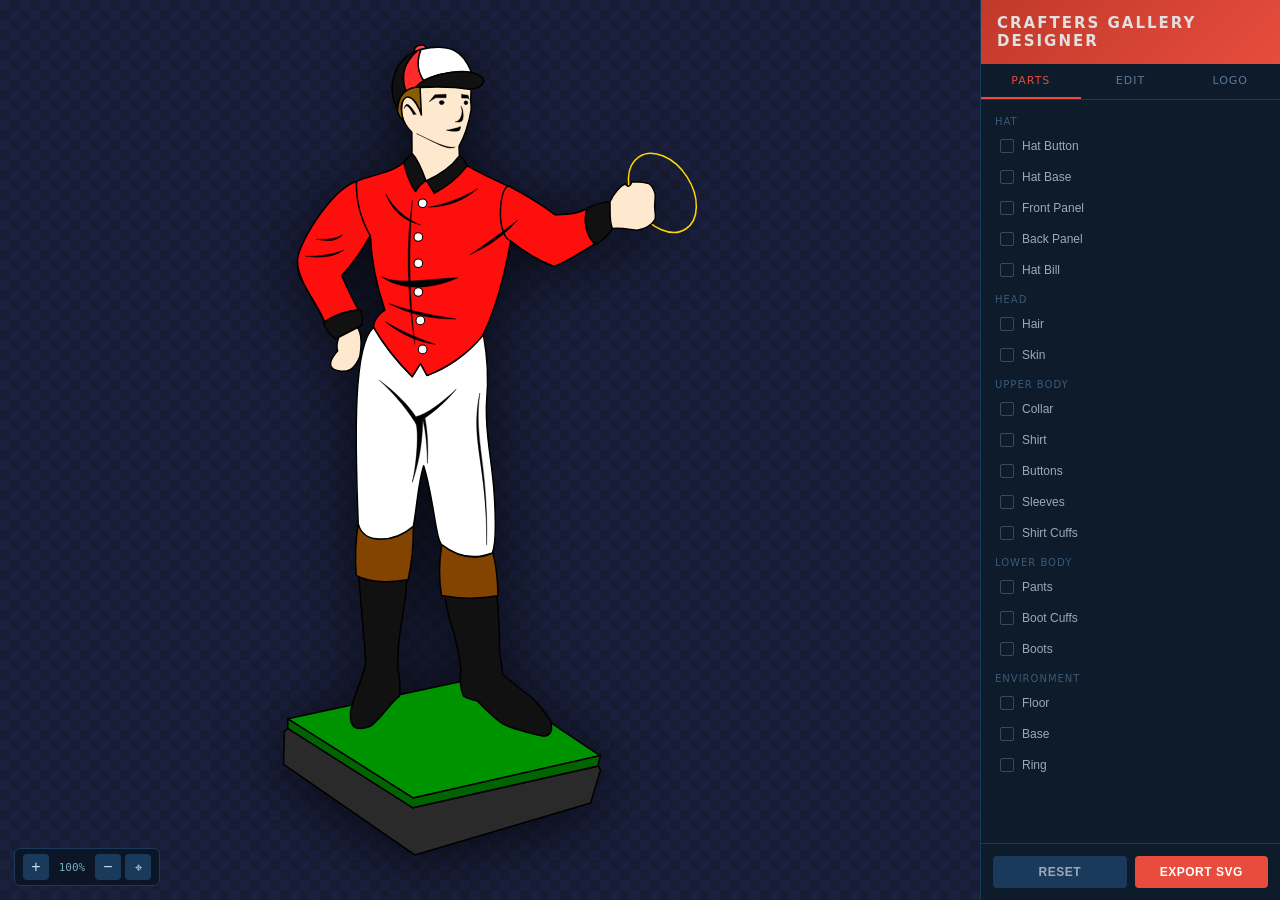
<file: index.html>
<!DOCTYPE html>
<html lang="en">
<head>
<meta charset="UTF-8">
<meta name="viewport" content="width=device-width, initial-scale=1.0">
<title>Crafters Gallery Designer</title>
<style>
* { box-sizing: border-box; margin: 0; padding: 0; }
body {
  font-family: 'Segoe UI', system-ui, sans-serif;
  background: #1a1a2e;
  color: #e0e0e0;
  display: flex;
  height: 100vh;
  overflow: hidden;
}

/* ── Canvas ── */
#canvas-area {
  flex: 1;
  display: flex;
  align-items: center;
  justify-content: center;
  background: #16213e;
  position: relative;
  overflow: hidden;
}
#canvas-bg {
  position: absolute;
  inset: 0;
  background:
    linear-gradient(45deg, #1a1a2e 25%, transparent 25%),
    linear-gradient(-45deg, #1a1a2e 25%, transparent 25%),
    linear-gradient(45deg, transparent 75%, #1a1a2e 75%),
    linear-gradient(-45deg, transparent 75%, #1a1a2e 75%);
  background-size: 20px 20px;
  background-position: 0 0, 0 10px, 10px -10px, -10px 0;
  background-color: #202040;
  opacity: 0.5;
}
#jockey-svg {
  position: relative;
  max-height: 90vh;
  max-width: 100%;
  filter: drop-shadow(0 8px 32px rgba(0,0,0,0.7));
  overflow: visible;
}
#canvas-area.panning { cursor: grabbing !important; }
#canvas-area:not(.panning) { cursor: grab; }
#canvas-area [data-part] { cursor: pointer; }

/* Zoom controls overlay */
#zoom-controls {
  position: absolute;
  bottom: 14px;
  left: 14px;
  display: flex;
  align-items: center;
  gap: 4px;
  background: rgba(10,20,35,0.85);
  border: 1px solid #1a3a5c;
  border-radius: 6px;
  padding: 5px 8px;
  z-index: 10;
  backdrop-filter: blur(4px);
}
.zoom-btn {
  width: 26px; height: 26px;
  border: none;
  background: #1a3a5c;
  color: #cde;
  border-radius: 4px;
  cursor: pointer;
  font-size: 16px;
  line-height: 1;
  display: flex; align-items: center; justify-content: center;
  transition: background 0.12s;
}
.zoom-btn:hover { background: #2a5a8c; }
#zoom-label {
  font-size: 11px;
  color: #7aaabb;
  min-width: 38px;
  text-align: center;
  font-family: monospace;
}
#jockey-svg [data-part] { cursor: pointer; }
#jockey-svg [data-part].pattern-draggable { cursor: grab; }
#jockey-svg [data-part]:hover path,
#jockey-svg [data-part]:hover ellipse { opacity: 0.85; }

/* Non-scaling strokes so width is always in screen pixels regardless of transform */
#jockey-svg [data-part] path,
#jockey-svg [data-part] ellipse {
  vector-effect: non-scaling-stroke;
  stroke-width: 1.5px !important;
}
#jockey-svg #shadows path,
#jockey-svg #shadows ellipse {
  vector-effect: non-scaling-stroke;
  stroke-width: 0.4px !important;
}

/* selection ring drawn via JS overlay rect */
#sel-overlay {
  position: absolute;
  inset: 0;
  pointer-events: none;
}

/* ── Panel ── */
#panel {
  width: 300px;
  min-width: 300px;
  background: #0d1b2a;
  display: flex;
  flex-direction: column;
  border-left: 1px solid #1a3a5c;
  overflow: hidden;
}
#panel-header {
  padding: 14px 16px;
  background: linear-gradient(135deg, #c0392b, #e74c3c);
  font-size: 15px;
  font-weight: 700;
  letter-spacing: 2px;
  text-transform: uppercase;
  flex-shrink: 0;
}

/* ── Tabs ── */
#tabs {
  display: flex;
  border-bottom: 1px solid #1a3a5c;
  flex-shrink: 0;
}
.tab {
  flex: 1;
  padding: 10px 8px;
  text-align: center;
  font-size: 11px;
  text-transform: uppercase;
  letter-spacing: 1px;
  color: #5a7a9a;
  cursor: pointer;
  border-bottom: 2px solid transparent;
  transition: all 0.15s;
}
.tab.active { color: #e74c3c; border-bottom-color: #e74c3c; }
.tab:hover:not(.active) { color: #ccc; }

/* ── Parts tab ── */
#tab-parts { overflow-y: auto; flex: 1; padding: 8px; }
.part-group-label {
  font-size: 10px;
  text-transform: uppercase;
  letter-spacing: 1px;
  color: #3a5a7a;
  padding: 8px 6px 4px;
}
.part-btn {
  display: flex;
  align-items: center;
  gap: 8px;
  width: 100%;
  text-align: left;
  padding: 7px 10px;
  background: none;
  border: 1px solid transparent;
  color: #9ab;
  cursor: pointer;
  font-size: 12px;
  border-radius: 4px;
  margin-bottom: 1px;
  transition: all 0.12s;
}
.part-btn:hover { background: #1a3a5c; color: #ddd; border-color: #2a4a6c; }
.part-btn.active { background: #1a2a4a; color: #fff; border-color: #e74c3c; }
.part-swatch {
  width: 14px; height: 14px;
  border-radius: 2px;
  border: 1px solid rgba(255,255,255,0.2);
  flex-shrink: 0;
}

/* ── Edit tab ── */
#tab-edit {
  flex: 1;
  overflow-y: auto;
  padding: 12px;
  display: flex;
  flex-direction: column;
  gap: 12px;
}
#no-selection {
  color: #3a5a7a;
  font-size: 13px;
  text-align: center;
  padding: 40px 20px;
  line-height: 1.6;
}
#no-selection b { color: #5a8aaa; }

#edit-controls { display: none; }

.section-label {
  font-size: 10px;
  text-transform: uppercase;
  letter-spacing: 1px;
  color: #3a6a9a;
  margin-bottom: 6px;
}
.selected-name {
  font-size: 14px;
  font-weight: 600;
  color: #fff;
  margin-bottom: 2px;
}

/* Fill mode toggle */
.mode-toggle {
  display: flex;
  background: #0a1520;
  border-radius: 5px;
  padding: 3px;
  gap: 2px;
}
.mode-btn {
  flex: 1;
  padding: 6px 8px;
  border: none;
  background: none;
  color: #5a7a9a;
  cursor: pointer;
  border-radius: 3px;
  font-size: 11px;
  font-weight: 600;
  text-transform: uppercase;
  letter-spacing: 0.5px;
  transition: all 0.12s;
}
.mode-btn.active {
  background: #e74c3c;
  color: #fff;
}

/* Color input */
.color-row {
  display: flex;
  align-items: center;
  gap: 8px;
}
.color-row label { font-size: 12px; color: #7a9ab5; flex: 1; }
input[type="color"] {
  width: 48px;
  height: 28px;
  border: 1px solid #2a4a6c;
  border-radius: 3px;
  background: #0a1520;
  cursor: pointer;
  padding: 1px 2px;
}

/* Preset swatches */
.preset-swatch {
  width: 32px; height: 32px;
  border-radius: 4px;
  border: 2px solid rgba(255,255,255,0.15);
  cursor: pointer;
  transition: border-color 0.12s, transform 0.1s;
  flex-shrink: 0;
}
.preset-swatch:hover { transform: scale(1.12); border-color: rgba(255,255,255,0.5); }
.preset-swatch.active { border-color: #00d4ff; }

/* Canvas color picker */
#sv-wrap { position: relative; margin-bottom: 8px; }
#sv-canvas { display: block; border-radius: 4px; cursor: crosshair; width: 100%; }
#sv-handle {
  position: absolute;
  width: 14px; height: 14px;
  border-radius: 50%;
  border: 2px solid #fff;
  box-shadow: 0 0 0 1px rgba(0,0,0,0.7);
  transform: translate(-50%, -50%);
  pointer-events: none;
}
#picker-preview-circle {
  width: 34px; height: 34px;
  border-radius: 50%;
  border: 2px solid #2a4a6c;
  flex-shrink: 0;
}
#hue-strip-wrap { flex: 1; position: relative; height: 16px; }
#hue-strip { display: block; border-radius: 8px; width: 100%; height: 16px; cursor: pointer; }
#hue-handle {
  position: absolute;
  width: 18px; height: 18px;
  border-radius: 50%;
  border: 2px solid #fff;
  box-shadow: 0 0 0 1px rgba(0,0,0,0.7);
  transform: translate(-50%, -50%);
  top: 50%; left: 0;
  pointer-events: none;
}
.picker-row { display: flex; align-items: center; gap: 8px; margin-bottom: 8px; }
.rgb-field { flex: 1; display: flex; flex-direction: column; align-items: center; gap: 3px; }
.rgb-field input[type="number"] {
  width: 100%;
  background: #1a2a3a;
  border: 1px solid #2a4a6c;
  border-radius: 4px;
  color: #e0e0e0;
  font-size: 13px;
  text-align: center;
  padding: 5px 2px;
  -moz-appearance: textfield;
}
.rgb-field input[type="number"]::-webkit-outer-spin-button,
.rgb-field input[type="number"]::-webkit-inner-spin-button { -webkit-appearance: none; margin: 0; }
.rgb-field label { font-size: 10px; color: #5a8aaa; text-transform: uppercase; letter-spacing: 1px; }

/* Pattern grid */
.pattern-grid {
  display: grid;
  grid-template-columns: repeat(5, 1fr);
  gap: 5px;
}
.pat-thumb {
  aspect-ratio: 1;
  border: 2px solid #1a3a5c;
  border-radius: 4px;
  cursor: pointer;
  overflow: hidden;
  background: #0a1520;
  transition: border-color 0.12s;
  position: relative;
}
.pat-thumb:hover { border-color: #3a6a9a; }
.pat-thumb.active { border-color: #e74c3c; }
.pat-thumb svg { width: 100%; height: 100%; display: block; }
.pat-thumb span {
  position: absolute;
  bottom: 0; left: 0; right: 0;
  text-align: center;
  font-size: 7px;
  background: rgba(0,0,0,0.6);
  color: #aaa;
  padding: 1px;
}
/* Logo picker cells */
.logo-thumb {
  border: 2px solid #1a3a5c;
  border-radius: 6px;
  cursor: pointer;
  background: #0a1520;
  display: flex; flex-direction: column; align-items: center; gap: 4px;
  padding: 8px 4px;
  transition: border-color 0.12s;
  font-size: 10px; color: #8ab; text-align: center;
}
.logo-thumb:hover { border-color: #3a6a9a; }
.logo-thumb.active { border-color: #e74c3c; }
.logo-thumb svg { width: 70px; height: 45px; display: block; }
.logo-thumb.none-thumb { justify-content: center; min-height: 60px; font-size: 12px; color: #556; }

/* Sliders */
.slider-row {
  display: flex;
  flex-direction: column;
  gap: 4px;
}
.slider-header {
  display: flex;
  justify-content: space-between;
  align-items: center;
}
.slider-header label { font-size: 12px; color: #7a9ab5; }
.slider-header .val { font-size: 11px; color: #e74c3c; font-weight: 600; min-width: 36px; text-align: right; }
input[type="range"] {
  width: 100%;
  height: 4px;
  accent-color: #e74c3c;
  cursor: pointer;
}

/* Two columns */
.two-col { display: grid; grid-template-columns: 1fr 1fr; gap: 8px; }

/* Divider */
.divider { border: none; border-top: 1px solid #1a3a5c; }

/* Footer */
#panel-footer {
  padding: 12px;
  border-top: 1px solid #1a3a5c;
  flex-shrink: 0;
  display: flex;
  gap: 8px;
}
.action-btn {
  flex: 1;
  padding: 9px;
  border: none;
  border-radius: 4px;
  cursor: pointer;
  font-size: 12px;
  font-weight: 600;
  letter-spacing: 0.5px;
  text-transform: uppercase;
  transition: opacity 0.12s;
}
.action-btn:hover { opacity: 0.85; }
.btn-primary { background: #e74c3c; color: white; }
.btn-secondary { background: #1a3a5c; color: #9ab; }
</style>
</head>
<body>

<div id="canvas-area">
  <div id="canvas-bg"></div>
  <div id="zoom-controls">
    <button class="zoom-btn" onclick="zoomStep(1.2)" title="Zoom in">+</button>
    <span id="zoom-label">100%</span>
    <button class="zoom-btn" onclick="zoomStep(1/1.2)" title="Zoom out">−</button>
    <button class="zoom-btn" onclick="resetView()" title="Reset view" style="font-size:13px;">⌖</button>
  </div>
  <svg id="jockey-svg" viewBox="0 0 2550 3300" xmlns="http://www.w3.org/2000/svg" style="fill-rule:evenodd;clip-rule:evenodd;stroke-linecap:round;stroke-linejoin:round;stroke-miterlimit:1.5;">
    <defs id="svg-defs"></defs>

    <!-- Ring -->
    <g id="part-ring" data-part="ring">
      <ellipse cx="1637" cy="834.992" rx="14.85" ry="26.741"
        transform="matrix(6.7722,-4.38198,3.56036,5.50241,-12081.6,3181.33)"
        style="fill:none;stroke:#FFD700;stroke-width:1.28px;"/>
    </g>

    <!-- Base platform -->
    <g id="part-base" data-part="base">
      <path transform="matrix(6.55383,0,0,6.55383,-8815.19,-4724.91)"
        d="M1413.96,1145.81L1411.77,1147.74L1411.3,1168.11L1492.88,1224.46L1602.16,1192.1L1608.26,1171.82L1607.02,1169.15L1491.74,1195.06L1413.96,1145.81Z"
        style="fill:#2a2a2a;stroke:black;stroke-width:0.32px;"/>
    </g>

    <!-- Floor -->
    <g id="part-floor" data-part="floor">
      <path transform="matrix(6.55383,0,0,6.55383,-8815.19,-4724.91)"
        d="M1534.58,1113.76L1413.96,1139.79L1491.95,1189.06L1608.26,1162.8L1534.58,1113.76Z"
        style="fill:rgb(0,147,0);stroke:black;stroke-width:0.32px;"/>
      <path transform="matrix(6.55383,0,0,6.55383,-8815.19,-4724.91)"
        d="M1413.96,1139.79L1413.96,1145.81L1491.4,1195.06L1606.64,1169.14L1608.26,1162.57L1491.92,1189.06L1413.96,1139.79Z"
        style="fill:rgb(0,100,0);stroke:black;stroke-width:0.32px;"/>
    </g>

    <!-- Right Boot -->
    <g id="part-rboot" data-part="rboot">
      <path transform="matrix(6.55383,0,0,6.55383,-8815.19,-4724.91)"
        d="M1458.02,1051.26L1462.3,1102.31C1463.47,1110.76 1451.96,1130.24 1452.9,1137.17C1452.47,1145.25 1456.51,1147.1 1463.37,1145.02C1467.68,1145.49 1479.52,1127.29 1483.37,1125.75C1483.93,1119.99 1483.59,1114.05 1482.17,1107.9C1482.44,1079.88 1486.1,1082.67 1487.89,1053.4C1473.98,1055.79 1461.02,1054.19 1458.02,1051.26Z"
        style="fill:#111;stroke:black;stroke-width:0.32px;"/>
    </g>

    <!-- Left Boot -->
    <g id="part-lboot" data-part="lboot">
      <path transform="matrix(6.55383,0,0,6.55383,-8815.19,-4724.91)"
        d="M1511.65,1063.24C1522.55,1065.13 1533.31,1065.27 1543.9,1063.36C1544.81,1071.38 1545.4,1083.61 1545.68,1099.89C1546.77,1104.15 1547.21,1108.2 1547.35,1112.14C1556.52,1120.15 1564.15,1125.39 1566.02,1127.04C1573.03,1133.94 1574.6,1137 1577.1,1140.82C1579.03,1146.9 1577.46,1150.01 1573.05,1150.7C1564.21,1148.61 1555.44,1146.52 1549.49,1143.79C1544.71,1142.08 1538.27,1135.36 1531.88,1128.8C1528.29,1128.12 1525.36,1127.05 1523.07,1125.59C1520.75,1119.43 1520.68,1114.17 1521.53,1109.29C1518.67,1082.42 1513.59,1082.47 1511.65,1063.24Z"
        style="fill:#111;stroke:black;stroke-width:0.32px;"/>
    </g>

    <!-- Right Boot Cuff -->
    <g id="part-rbootcuff" data-part="rbootcuff">
      <path transform="matrix(6.55383,0,0,6.55383,-8815.19,-4724.91)"
        d="M1457.7,1018.48C1460.88,1029.89 1476.85,1031.32 1491.93,1020.17C1492.14,1033.51 1490.77,1044.06 1488.7,1053.34C1474.21,1055.56 1463.29,1054.8 1456.41,1050.68C1455.64,1039.82 1455.94,1029.08 1457.7,1018.48Z"
        style="fill:rgb(130,68,0);stroke:black;stroke-width:0.32px;"/>
    </g>

    <!-- Left Boot Cuff -->
    <g id="part-lbootcuff" data-part="lbootcuff">
      <path transform="matrix(6.55383,0,0,6.55383,-8815.19,-4724.91)"
        d="M1509.74,1031.26C1507.86,1041.76 1507.77,1052.39 1509.45,1063.15C1521.16,1065.37 1532.87,1065.43 1544.58,1063.34C1544.38,1049.64 1542.85,1041.96 1541.34,1036.52C1530.93,1041.55 1520.4,1039.68 1509.74,1031.26Z"
        style="fill:rgb(130,68,0);stroke:black;stroke-width:0.32px;"/>
    </g>

    <!-- Pants -->
    <g id="part-pants" data-part="pants">
      <path transform="matrix(6.55383,0,0,6.55383,-8815.19,-4724.91)"
        d="M1467.31,896.584C1454.75,907.385 1455.48,960.988 1457.7,1018.48C1460.71,1031.53 1479.88,1030.52 1491.93,1020.17C1493.89,1011.16 1494.71,994.137 1498.37,982.441C1504.83,1003.08 1505.77,1029.47 1510.03,1031.82C1519.86,1039.52 1530.24,1040.78 1541.08,1036.7C1542.63,1033.01 1543.71,1026.05 1542.39,1002.31C1541.05,978.036 1536.24,963.069 1537.5,942.579C1539.03,926.493 1537.77,913.207 1535.49,900.932C1523.33,915.427 1511.73,922.547 1500.39,926.277L1496.34,918.78L1491.34,927.134C1481.94,918.055 1473.88,907.909 1467.31,896.584Z"
        style="fill:#ffffff;stroke:black;stroke-width:0.32px;"/>
    </g>

    <!-- Shirt -->
    <g id="part-shirt" data-part="shirt">
      <path transform="matrix(6.55383,0,0,6.55383,-8815.19,-4724.91)"
        d="M1491.29,788.268C1495.31,792.298 1497.86,798.646 1499.92,805.766C1507.81,801.982 1515.15,796.926 1520.93,789.243L1525.36,796.066C1555.45,812.412 1547.91,804.576 1580.3,826.598C1587.06,826.523 1593.47,825.95 1599.72,822.829C1597.89,832.253 1599.07,838.147 1604.72,844.791C1595.35,850.285 1586.15,856.767 1579.13,858.342C1572.53,857.455 1562.18,849.715 1552.4,843.003C1548.02,867.686 1542.17,887.505 1534.74,902.034C1524.25,914.807 1512.59,921.541 1500.58,926.437L1496.39,919L1491.28,927.134C1482.43,918.041 1473.92,908.393 1467.11,895.992C1467.71,892.133 1469.65,888.609 1474.31,885.766C1469.75,872.513 1466,858.108 1465.25,839.517C1459.29,849.576 1453.32,858.155 1447.35,864.152C1451.41,873.009 1454.65,880.882 1457.94,885.677C1449.99,886.431 1443.11,889.014 1436.98,892.888L1422.95,867.871C1419.6,861.873 1418.78,855.193 1422.02,847.419C1428.8,832.348 1438.2,819.129 1451.07,808.374C1465.17,800.067 1481.09,802.828 1491.29,788.268Z"
        style="fill:rgb(255,14,14);stroke:black;stroke-width:0.32px;"/>
    </g>

    <!-- Buttons — 6 circles over the shirt front -->
    <g id="part-buttons" data-part="buttons">
      <g transform="matrix(1,0,0,1,-17.6068,1.14731)"><circle cx="1018.36" cy="643.6" r="17.607" style="fill:white;stroke:black;stroke-width:4.17px;"/></g>
      <g transform="matrix(1,0,0,1,-35.2137,138.825)"><circle cx="1018.36" cy="643.6" r="17.607" style="fill:white;stroke:black;stroke-width:4.17px;"/></g>
      <g transform="matrix(1,0,0,1,-35.2137,245.525)"><circle cx="1018.36" cy="643.6" r="17.607" style="fill:white;stroke:black;stroke-width:4.17px;"/></g>
      <g transform="matrix(1,0,0,1,-35.2137,362.551)"><circle cx="1018.36" cy="643.6" r="17.607" style="fill:white;stroke:black;stroke-width:4.17px;"/></g>
      <g transform="matrix(1,0,0,1,-27.1825,478.43)"><circle cx="1018.36" cy="643.6" r="17.607" style="fill:white;stroke:black;stroke-width:4.17px;"/></g>
      <g transform="matrix(1,0,0,1,-17.6068,596.603)"><circle cx="1018.36" cy="643.6" r="17.607" style="fill:white;stroke:black;stroke-width:4.17px;"/></g>
    </g>

    <!-- Right Sleeve -->
    <g id="part-rsleeve" data-part="rsleeve">
      <path d="M731.339,555.845C728.25,631.544 746.925,705.264 786.913,777.047C754.161,836.999 716.253,891.794 671.264,939.507C697.704,998.449 721.569,1048.96 739.185,1079.02C688.694,1083.92 642.257,1099.51 600.589,1127.67C585.822,1074.12 491.042,962.464 491.042,885.354C481.685,827.823 623.521,590.505 731.339,555.845Z"
        style="fill:rgb(255,14,14);stroke:black;stroke-width:2.085px;"/>
    </g>

    <!-- Left Sleeve -->
    <g id="part-lsleeve" data-part="lsleeve">
      <path d="M1349.53,574.231C1308.75,588.055 1301.61,776.468 1358.71,798.187C1412.6,841.328 1469.27,877.986 1532.18,900.068C1546.19,902.511 1603.65,871.838 1701.87,810.119C1667.11,772.347 1656.41,724.757 1670.78,666.934C1639.17,685.678 1595.02,693.023 1541.36,691.716C1475.33,644.734 1411.55,606.175 1349.53,574.231Z"
        style="fill:rgb(255,14,14);stroke:black;stroke-width:2.085px;"/>
    </g>

    <!-- Collar -->
    <g id="part-collar" data-part="collar">
      <path transform="matrix(6.55383,0,0,6.55383,-8815.19,-4724.91)"
        d="M1491.27,787.981C1489.01,790.444 1487.22,792.195 1486,793.878C1487.93,802.083 1490.39,808.142 1493.36,812.058C1494.71,809.407 1496.85,807.04 1500.02,805.039C1502.02,808.193 1503.78,811.016 1505.01,813.13C1512.04,809.453 1518.92,804.429 1525.43,796.071C1524.41,793.466 1522.85,791.284 1520.66,789.589C1514.41,797.628 1507.43,802.33 1500.02,805.039C1497.52,798.27 1494.67,792.41 1491.27,787.981Z"
        style="fill:#111;stroke:black;stroke-width:0.32px;"/>
    </g>

    <!-- Left Cuff -->
    <g id="part-lcuff" data-part="lcuff">
      <path transform="matrix(6.55383,0,0,6.55383,-8815.19,-4724.91)"
        d="M1614.11,818.403C1608.84,818.467 1604.13,820.526 1600.02,822.337C1597.47,829.939 1599.25,839.811 1605.32,845.012C1609.41,842.438 1613.06,839.352 1615.74,835.197C1613.58,828.65 1614.5,825.706 1614.11,818.403Z"
        style="fill:#111;stroke:black;stroke-width:0.32px;"/>
    </g>

    <!-- Right Cuff -->
    <g id="part-rcuff" data-part="rcuff">
      <path transform="matrix(6.55383,0,0,6.55383,-8815.19,-4724.91)"
        d="M1435.95,893.524C1443.12,889.11 1450.73,886.061 1459.2,885.677C1460.17,888.803 1460.56,891.974 1459.84,895.23L1443.61,903.662C1440.02,900.89 1437.33,897.595 1435.95,893.524Z"
        style="fill:#111;stroke:black;stroke-width:0.32px;"/>
    </g>

    <!-- Right Hand -->
    <g id="part-rhand" data-part="rhand">
      <path transform="matrix(6.55383,0,0,6.55383,-8815.19,-4724.91)"
        d="M1445.61,902.632C1444.77,905.094 1443.93,908.586 1444.92,911.048C1438.17,918.697 1439.21,922.81 1447.11,923.804C1451.1,923.905 1455.05,923.278 1458.63,914.761C1460.1,906.409 1459.57,900.028 1457.3,896.584L1445.61,902.632Z"
        style="fill:rgb(255,233,206);stroke:black;stroke-width:0.32px;"/>
    </g>

    <!-- Left Hand -->
    <g id="part-lhand" data-part="lhand">
      <path transform="matrix(6.55383,0,0,6.55383,-8815.19,-4724.91)"
        d="M1614.21,818.403C1616.52,812.882 1621.2,807.99 1623.81,807.355C1624.66,808.445 1624.62,808.933 1625.98,808.66C1627.4,808.017 1627.39,807.26 1627.67,805.889C1638.68,806.102 1640.17,806.532 1642.17,813.14C1642.64,815.44 1641.89,819.579 1641.97,821.744C1642.07,824.458 1642.92,826.762 1642.25,829.297C1640.05,833.153 1635.47,835.801 1630.83,836.027C1625.44,835.942 1624.67,834.526 1615.74,835.001C1613.67,830.788 1614.42,825.295 1614.21,818.403Z"
        style="fill:rgb(255,233,206);stroke:black;stroke-width:0.32px;"/>
    </g>

    <!-- Hat Base Color -->
    <g id="part-hatbase" data-part="hatbase">
      <path transform="matrix(6.55383,0,0,6.55383,-8815.19,-4724.91)"
        d="M1481.99,760.426C1482.51,749.649 1493.2,747.25 1493.48,747.224C1500.83,746.536 1521.03,747.341 1527.94,748.352C1531.61,748.13 1534.48,746.892 1535.81,743.68C1531.93,733.097 1507.43,739.537 1505.19,740.552L1498.03,742.527C1492.56,734.627 1496.8,723.518 1496.8,723.518C1483.31,727.224 1474.02,743.063 1481.99,760.426Z"
        style="fill:rgb(255,42,42);stroke:black;stroke-width:0.32px;"/>
    </g>

    <!-- Hat Front Panel -->
    <g id="part-fpanel" data-part="fpanel">
      <path transform="matrix(6.55383,0,0,6.55383,-8815.19,-4724.91)"
        d="M1496.8,723.518C1494.13,730.301 1494.47,737.464 1498.43,743.018C1508.15,738.12 1518.52,736.976 1528.17,738.084C1522.58,723.678 1514.12,720 1496.8,723.518Z"
        style="fill:#ffffff;stroke:black;stroke-width:0.32px;"/>
    </g>

    <!-- Hat Back Panel -->
    <g id="part-bpanel" data-part="bpanel">
      <path transform="matrix(6.55383,0,0,6.55383,-8815.19,-4724.91)"
        d="M1494.27,724.562C1486.7,731.516 1483.77,739.096 1487.32,749.589C1484.26,751.703 1482.46,755.269 1481.76,760.08C1475.26,747.503 1479.6,730.132 1494.27,724.562Z"
        style="fill:#111;stroke:black;stroke-width:0.32px;"/>
    </g>

    <!-- Hat Bill -->
    <g id="part-hatbill" data-part="hatbill">
      <path transform="matrix(6.55383,0,0,6.55383,-8815.19,-4724.91)"
        d="M1493.58,747.251C1499.41,738.064 1533.29,732.584 1535.81,743.522C1534.62,746.367 1531.99,747.976 1527.94,748.352C1509.58,747.845 1497.38,745.767 1493.58,747.251Z"
        style="fill:#111;stroke:black;stroke-width:0.32px;"/>
    </g>

    <!-- Hair -->
    <g id="part-hair" data-part="hair">
      <path transform="matrix(6.55383,0,0,6.55383,-8815.19,-4724.91)"
        d="M1482.05,761.917C1483.21,765.87 1484.71,767.477 1486.4,767.743C1483.72,761.283 1483.81,756.626 1487.19,754.116C1492.71,753.083 1495.03,758.074 1496.08,765.472L1498.15,765.274L1497.26,756.486L1499.24,753.227L1498.94,747.203C1486.31,746.175 1482.56,752.669 1482.05,761.917Z"
        style="fill:rgb(139,93,0);stroke:black;stroke-width:0.32px;"/>
    </g>

    <!-- Face -->
    <g id="part-face" data-part="face">
      <path transform="matrix(6.55383,0,0,6.55383,-8815.19,-4724.91)"
        d="M1527.87,748.586L1527.58,755.597C1527.92,757.915 1528.03,759.867 1527.87,761.423C1526.19,770.982 1523.57,778.188 1520.37,783.938L1520.57,789.863C1515.56,796.664 1508.39,801.612 1499.83,805.367C1497.04,797.524 1494.18,791.203 1491.14,788.184L1491.04,775.248C1487.93,772.361 1485.94,768.98 1485.11,765.077C1484.25,760.253 1484.53,754.519 1487.98,753.326C1492.07,752.518 1496.05,761.002 1496.96,764.484L1496.17,747.401C1506.81,746.797 1517.38,746.974 1527.87,748.586Z"
        style="fill:rgb(255,233,206);stroke:black;stroke-width:0.32px;"/>
    </g>

    <!-- Hat Button -->
    <g id="part-hatbutton" data-part="hatbutton">
      <path transform="matrix(6.55383,0,0,6.55383,-8815.19,-4724.91)"
        d="M1492.64,725.114C1492.37,723.803 1492.33,722.447 1495.12,721.251C1498.71,720.483 1499.16,721.158 1500.02,722.999C1497.4,723.21 1494.93,723.892 1492.64,725.114Z"
        style="fill:rgb(255,70,70);stroke:black;stroke-width:0.32px;"/>
    </g>

    <!-- Logo overlay — draggable, above everything except the selection highlight -->
    <g id="logo-layer" style="display:none;">
      <g id="logo-drag" transform="translate(980,820) rotate(0) scale(0.18)" style="cursor:move;">
        <!-- Populated dynamically by selectLogo() -->
        <g id="logo-content"></g>
        <!-- Hit-area rect so empty space inside logo is also draggable -->
        <rect id="logo-hitbox" x="0" y="0" width="641" height="412" fill="transparent"/>
      </g>
    </g>

    <!-- Shadows / detail lines — on top of everything, non-interactive -->
    <g id="shadows" style="pointer-events:none;fill:black;stroke:black;">
      <g transform="matrix(6.55383,0,0,6.55383,-8815.19,-4724.91)">
        <path d="M1501.96,756.104L1505.8,753.764L1512.34,753.764L1512.34,751.518L1505.3,751.893L1501.96,756.104Z" style="stroke-width:0.06px;"/>
        <path d="M1522.02,751.643L1521.93,753.811L1525.86,753.983L1526.76,754.794L1525.95,752.173L1522.02,751.643Z" style="stroke-width:0.06px;"/>
        <path d="M1521.68,759.161C1523.24,763.264 1521.27,768.579 1517.93,768.69C1519.9,769.051 1521.75,768.97 1522.47,767.747C1523.46,765.46 1522.97,760.964 1521.68,759.161Z" style="stroke-width:0.06px;"/>
        <ellipse cx="1509.59" cy="756.759" rx="1.516" ry="1.31" style="stroke-width:0.06px;"/>
        <ellipse cx="1524.64" cy="756.837" rx="1.185" ry="1.232" style="stroke-width:0.06px;"/>
        <path d="M1512.76,773.86C1515,774.505 1517.39,774.882 1520.46,774.172C1521.18,773.327 1521.37,772.483 1521.26,771.638C1518.92,772.685 1515.94,773.333 1512.76,773.86Z" style="stroke-width:0.06px;"/>
        <path d="M1491.41,817.523C1487.26,844.336 1487.94,874.302 1492.9,907.064C1489.53,877.217 1488.84,847.37 1491.41,817.523Z" style="stroke-width:0.06px;"/>
        <path d="M1471.04,929.524C1478.55,936.55 1486.06,944.502 1493.58,956.297C1503.63,950.432 1511.76,943.123 1518.63,934.878C1509.63,943.207 1500.99,950.007 1493.58,951.983C1487.67,943.123 1479.73,936.003 1471.04,929.524Z" style="stroke-width:0.06px;"/>
        <path d="M1474.76,893.082C1483.86,900.772 1494.21,905.324 1505.69,907.064C1494.35,903.23 1484.12,898.503 1474.76,893.082Z" style="stroke-width:0.06px;"/>
        <path d="M1556.78,829.796C1548.72,839.42 1538.52,846.268 1527.01,851.424C1537.12,844.676 1547.08,837.559 1556.78,829.796Z" style="stroke-width:0.06px;"/>
        <path d="M1531.91,810.23C1523.32,817.777 1513.06,821.569 1501.22,821.805C1511.74,819.867 1522,816.229 1531.91,810.23Z" style="stroke-width:0.06px;"/>
        <path d="M1474.93,813.706C1478.53,823.818 1485.81,830.134 1496.59,832.864C1487.04,828.807 1479.8,822.442 1474.93,813.706Z" style="stroke-width:0.06px;"/>
        <path d="M1424.94,852.266C1434.96,853.735 1443.02,852.6 1448.78,848.382C1441.28,851.343 1433.25,852.352 1424.94,852.266Z" style="stroke-width:0.06px;"/>
        <path d="M1431.87,841.681C1438.83,843.35 1444.51,842.88 1448.02,838.863C1443.69,841.454 1438.02,841.935 1431.87,841.681Z" style="stroke-width:0.06px;"/>
        <path d="M1533.24,937.514C1527.03,967.35 1537.95,980.781 1537.5,1031.69C1538.79,981.766 1529.45,967.239 1533.24,937.514Z" style="stroke-width:0.06px;"/>
        <path d="M1499.26,953.048C1501.07,962.935 1501.2,972.101 1500.73,981.012C1500.53,971.241 1499.85,961.945 1497.86,953.962C1497.48,971.842 1494.6,982.936 1491.28,992.832C1494.17,981.465 1495.69,958.293 1493.03,955.298L1499.26,953.048Z" style="stroke-width:0.06px;"/>
        <path d="M1494.14,776.117C1505.66,781.598 1512.35,785.177 1517.96,784.403C1512.95,786.698 1505.75,781.568 1494.14,776.117Z" style="stroke-width:0.06px;"/>
      </g>
      <g transform="matrix(5.81041,0,0,5.40217,-7710.22,-3852.13)">
        <path d="M1494.5,765.185L1492.8,765.611C1489.72,759.164 1487.47,757.152 1486.34,761.103C1487.15,756.807 1488.97,755.49 1494.5,765.185Z" style="stroke-width:0.07px;"/>
      </g>
      <g transform="matrix(8.2954,-1.28188,1.12027,7.24959,-12369.6,-3529.57)">
        <path d="M1474.76,893.082C1483.86,900.772 1494.21,905.324 1505.69,907.064C1494.35,903.23 1484.12,898.503 1474.76,893.082Z" style="stroke-width:0.05px;"/>
      </g>
      <g transform="matrix(10.1484,-3.21831,2.69531,8.4992,-16539.3,-1899.56)">
        <path d="M1474.76,893.082C1478.11,898.826 1487.17,906.099 1502.38,903.975C1491.04,900.141 1480.28,899.12 1474.76,893.082Z" style="stroke-width:0.04px;"/>
      </g>
    </g>

    <!-- Selection highlight — drawn last so always visible -->
    <g id="selection-highlight" style="pointer-events:none;display:none;">
      <use id="sel-use" href="" style="fill:none;stroke:#00d4ff;stroke-width:12px;opacity:0.9;"/>
    </g>
  </svg>
</div>

<!-- ── Side Panel ── -->
<div id="panel">
  <div id="panel-header">Crafters Gallery Designer</div>

  <div id="tabs">
    <div class="tab active" id="tab-btn-parts" onclick="switchTab('parts')">Parts</div>
    <div class="tab" id="tab-btn-edit" onclick="switchTab('edit')">Edit</div>
    <div class="tab" id="tab-btn-logo" onclick="switchTab('logo')">Logo</div>
  </div>

  <!-- Parts list -->
  <div id="tab-parts">
    <div class="part-group-label">Hat</div>
    <button class="part-btn" id="listbtn-hatbutton" onclick="selectPart('hatbutton')"><span class="part-swatch" id="sw-hatbutton"></span>Hat Button</button>
    <button class="part-btn" id="listbtn-hatbase" onclick="selectPart('hatbase')"><span class="part-swatch" id="sw-hatbase"></span>Hat Base</button>
    <button class="part-btn" id="listbtn-fpanel" onclick="selectPart('fpanel')"><span class="part-swatch" id="sw-fpanel"></span>Front Panel</button>
    <button class="part-btn" id="listbtn-bpanel" onclick="selectPart('bpanel')"><span class="part-swatch" id="sw-bpanel"></span>Back Panel</button>
    <button class="part-btn" id="listbtn-hatbill" onclick="selectPart('hatbill')"><span class="part-swatch" id="sw-hatbill"></span>Hat Bill</button>

    <div class="part-group-label">Head</div>
    <button class="part-btn" id="listbtn-hair" onclick="selectPart('hair')"><span class="part-swatch" id="sw-hair"></span>Hair</button>
    <button class="part-btn" id="listbtn-skin" onclick="selectPart('skin')"><span class="part-swatch" id="sw-skin"></span>Skin</button>

    <div class="part-group-label">Upper Body</div>
    <button class="part-btn" id="listbtn-collar" onclick="selectPart('collar')"><span class="part-swatch" id="sw-collar"></span>Collar</button>
    <button class="part-btn" id="listbtn-shirt" onclick="selectPart('shirt')"><span class="part-swatch" id="sw-shirt"></span>Shirt</button>
    <button class="part-btn" id="listbtn-buttons" onclick="selectPart('buttons')"><span class="part-swatch" id="sw-buttons"></span>Buttons</button>
    <button class="part-btn" id="listbtn-sleeves" onclick="selectPart('sleeves')"><span class="part-swatch" id="sw-sleeves"></span>Sleeves</button>
    <button class="part-btn" id="listbtn-shirtcuffs" onclick="selectPart('shirtcuffs')"><span class="part-swatch" id="sw-shirtcuffs"></span>Shirt Cuffs</button>

    <div class="part-group-label">Lower Body</div>
    <button class="part-btn" id="listbtn-pants" onclick="selectPart('pants')"><span class="part-swatch" id="sw-pants"></span>Pants</button>
    <button class="part-btn" id="listbtn-bootcuffs" onclick="selectPart('bootcuffs')"><span class="part-swatch" id="sw-bootcuffs"></span>Boot Cuffs</button>
    <button class="part-btn" id="listbtn-boots" onclick="selectPart('boots')"><span class="part-swatch" id="sw-boots"></span>Boots</button>

    <div class="part-group-label">Environment</div>
    <button class="part-btn" id="listbtn-floor" onclick="selectPart('floor')"><span class="part-swatch" id="sw-floor"></span>Floor</button>
    <button class="part-btn" id="listbtn-base" onclick="selectPart('base')"><span class="part-swatch" id="sw-base"></span>Base</button>
    <button class="part-btn" id="listbtn-ring" onclick="selectPart('ring')"><span class="part-swatch" id="sw-ring"></span>Ring</button>
  </div>

  <!-- Edit panel -->
  <div id="tab-edit" style="display:none;">
    <div id="no-selection">
      Click a part on the figure<br>or select from the <b>Parts</b> list
    </div>

    <div id="edit-controls">
      <div class="selected-name" id="edit-title"></div>
      <div id="fill-type-section">
        <div class="section-label">Fill Type</div>
        <div class="mode-toggle">
          <button class="mode-btn active" id="mode-solid" onclick="setMode('solid')">Solid</button>
          <button class="mode-btn" id="mode-pattern" onclick="setMode('pattern')">Pattern</button>
        </div>
      </div>

      <!-- Solid controls -->
      <div id="solid-section">
        <!-- Preset palette (shown for parts that have presets) -->
        <div id="preset-palette" style="display:none;">
          <div class="section-label" style="margin-top:4px;">Presets</div>
          <div id="preset-swatches" style="display:flex;flex-wrap:wrap;gap:6px;padding:4px 0 8px;"></div>
        </div>
        <!-- Canvas color picker (hidden for presetsOnly parts) -->
        <div id="color-picker-section">
          <div id="sv-wrap">
            <canvas id="sv-canvas" width="276" height="160"></canvas>
            <div id="sv-handle"></div>
          </div>
          <div class="picker-row">
            <div id="picker-preview-circle"></div>
            <div id="hue-strip-wrap">
              <canvas id="hue-strip" width="200" height="16"></canvas>
              <div id="hue-handle"></div>
            </div>
          </div>
          <div class="picker-row">
            <div class="rgb-field"><input type="number" id="inp-r" min="0" max="255" value="0" oninput="onRgbInput()"><label>R</label></div>
            <div class="rgb-field"><input type="number" id="inp-g" min="0" max="255" value="0" oninput="onRgbInput()"><label>G</label></div>
            <div class="rgb-field"><input type="number" id="inp-b" min="0" max="255" value="0" oninput="onRgbInput()"><label>B</label></div>
          </div>
          <input type="color" id="solid-color" style="display:none;" oninput="onColorWheelChange(this.value)">
        </div>
      </div>

      <!-- Pattern controls -->
      <div id="pattern-section" style="display:none;">
        <div class="section-label">Pattern</div>
        <div class="pattern-grid" id="pattern-grid"></div>

        <hr class="divider">

        <div class="section-label">Colors</div>
        <div class="two-col">
          <div>
            <div class="color-row">
              <label>Base</label>
              <input type="color" id="pat-c1" value="#ffffff" oninput="onPatternChange()">
            </div>
          </div>
          <div>
            <div class="color-row">
              <label>Pattern</label>
              <input type="color" id="pat-c2" value="#cc0000" oninput="onPatternChange()">
            </div>
          </div>
        </div>

        <hr class="divider">

        <div class="section-label">Transform</div>

        <div class="slider-row" id="pat-size-row">
          <div class="slider-header">
            <label>Size</label>
            <span class="val" id="val-size">20</span>
          </div>
          <input type="range" id="pat-size" min="4" max="80" value="20" oninput="onSlider('size',this.value)">
        </div>

        <!-- Stripe-specific controls (shown only for stripe pattern types) -->
        <div id="stripe-controls" style="display:none;">
          <hr class="divider">
          <div class="section-label">Stripe Options</div>
          <div class="slider-row" id="stripe-count-row">
            <div class="slider-header">
              <label>Count</label>
              <span class="val" id="val-stripe-count">1</span>
            </div>
            <input type="range" id="stripe-count" min="1" max="20" value="1" oninput="onStripeSlider('stripeCount',this.value)">
          </div>
          <div class="slider-row">
            <div class="slider-header">
              <label id="stripe-thickness-label">Width</label>
              <span class="val" id="val-stripe-thickness">25</span>
            </div>
            <input type="range" id="stripe-thickness" min="1" max="90" value="25" oninput="onStripeSlider('stripeThickness',this.value)">
          </div>
          <div class="slider-row" id="stripe-spacing-row">
            <div class="slider-header">
              <label id="stripe-spacing-label">Gap</label>
              <span class="val" id="val-stripe-spacing">25</span>
            </div>
            <input type="range" id="stripe-spacing" min="1" max="90" value="25" oninput="onStripeSlider('stripeSpacing',this.value)">
          </div>
          <hr class="divider">
        </div>

        <div class="slider-row">
          <div class="slider-header">
            <label>Rotation</label>
            <span class="val" id="val-rot">0°</span>
          </div>
          <input type="range" id="pat-rot" min="0" max="359" value="0" oninput="onSlider('rot',this.value)">
        </div>

        <div class="slider-row">
          <div class="slider-header">
            <label>Offset X</label>
            <span class="val" id="val-ox">0</span>
          </div>
          <input type="range" id="pat-ox" min="-100" max="100" value="0" oninput="onSlider('ox',this.value)">
        </div>

        <div class="slider-row">
          <div class="slider-header">
            <label>Offset Y</label>
            <span class="val" id="val-oy">0</span>
          </div>
          <input type="range" id="pat-oy" min="-100" max="100" value="0" oninput="onSlider('oy',this.value)">
        </div>
      </div>
    </div>
  </div>

  <!-- Logo tab -->
  <div id="tab-logo" style="display:none; flex:1; overflow-y:auto; padding:12px; flex-direction:column; gap:12px;">
    <div class="section-label">Select Logo</div>
    <div id="logo-picker" style="display:grid;grid-template-columns:repeat(2,1fr);gap:8px;"></div>

    <hr class="divider">
    <div class="section-label">Fill Color</div>
    <div class="color-row">
      <label>Logo Color</label>
      <input type="color" id="logo-color" value="#ffffff" oninput="onLogoColor(this.value)">
    </div>

    <hr class="divider">
    <div class="section-label">Transform</div>

    <div class="slider-row">
      <div class="slider-header">
        <label>Scale</label>
        <span class="val" id="val-logo-scale">18%</span>
      </div>
      <input type="range" id="logo-scale" min="2" max="100" value="18" oninput="onLogoSlider()">
    </div>

    <div class="slider-row">
      <div class="slider-header">
        <label>Rotation</label>
        <span class="val" id="val-logo-rot">0°</span>
      </div>
      <input type="range" id="logo-rot" min="-180" max="180" value="0" oninput="onLogoSlider()">
    </div>

    <div class="slider-row">
      <div class="slider-header">
        <label>Position X</label>
        <span class="val" id="val-logo-x">980</span>
      </div>
      <input type="range" id="logo-x" min="0" max="2550" value="980" oninput="onLogoSlider()">
    </div>

    <div class="slider-row">
      <div class="slider-header">
        <label>Position Y</label>
        <span class="val" id="val-logo-y">820</span>
      </div>
      <input type="range" id="logo-y" min="0" max="3300" value="820" oninput="onLogoSlider()">
    </div>

    <hr class="divider">
    <div style="font-size:11px;color:#3a6a9a;line-height:1.5;">
      Drag the logo directly on the figure to reposition it.
    </div>
  </div>

  <div id="panel-footer">
    <button class="action-btn btn-secondary" onclick="resetAll()">Reset</button>
    <button class="action-btn btn-primary" onclick="exportSVG()">Export SVG</button>
  </div>
</div>

<script>
// ─────────────────────────────────────────────
// Part definitions — id → { label, defaultFill }
// ─────────────────────────────────────────────
const PARTS = {
  ring:       { label: 'Ring',            defaultFill: '#FFD700', strokeOnly: true,
                presets: [{label:'Gold',color:'#FFD700'},{label:'Silver',color:'#C0C0C0'},{label:'Black',color:'#000000'}] },
  base:       { label: 'Base',            defaultFill: '#000000',
                presets: ['#000000','#111111','#222222','#333333','#1a0a00','#001a0a','#00001a','#1a1a00'] },
  floor:      { label: 'Floor',           defaultFill: '#009300',
                presets: ['#009300','#00aa00','#006600','#228B22','#32CD32','#90EE90','#556B2F','#8FBC8F'] },
  boots:      { label: 'Boots',           defaultFill: '#111111', targets: ['part-rboot', 'part-lboot'],
                presets: ['#000000','#111111','#1a1a1a','#2a2a2a','#0a0a22','#220a0a','#3d2b1f','#1a1200'] },
  bootcuffs:  { label: 'Boot Cuffs',      defaultFill: '#824400', targets: ['part-rbootcuff', 'part-lbootcuff'],
                presets: ['#8B4513','#A0522D','#6B3A2A','#D2691E','#CD853F','#DEB887','#C4A265','#7B3F00'] },
  pants:      { label: 'Pants',           defaultFill: '#ffffff',
                presets: ['#ffffff','#f5f5f5','#e8e8e8','#dde8ff','#ddffd8','#fff8dd','#ffd8e8','#d0d0d0'] },
  sleeves:    { label: 'Sleeves',         defaultFill: '#ff0e0e', targets: ['part-rsleeve', 'part-lsleeve'], mirrorPattern: true,
                presets: ['#FF0000','#0000FF','#FFFF00','#ffffff','#000000','#00AA00','#FF6600','#800080'] },
  shirt:      { label: 'Shirt',           defaultFill: '#ff0e0e',
                presets: ['#FF0000','#0000FF','#FFFF00','#ffffff','#000000','#00AA00','#FF6600','#800080'] },
  buttons:    { label: 'Buttons',         defaultFill: '#ffffff',
                presets: ['#ffffff','#C0C0C0','#000000','#FFD700','#FF0000','#0000FF','#00AA00','#800080'] },
  collar:     { label: 'Collar',          defaultFill: '#111111',
                presets: ['#000000','#ffffff','#FF0000','#0000FF','#FFFF00','#00AA00','#FF6600','#800080'] },
  shirtcuffs: { label: 'Shirt Cuffs',    defaultFill: '#111111', targets: ['part-lcuff', 'part-rcuff'],
                presets: ['#000000','#ffffff','#FF0000','#0000FF','#FFFF00','#00AA00','#FF6600','#800080'] },
  skin:       { label: 'Skin',            defaultFill: '#ffe9ce', targets: ['part-face','part-rhand','part-lhand'],
                presets: ['#FFE9CE','#FFDBAC','#F5CBA7','#F1C27D','#E0AC69','#C68642','#A0522D','#8D5524'] },
  hatbase:    { label: 'Hat Base',        defaultFill: '#ff2a2a',
                presets: ['#FF0000','#0000FF','#FFFF00','#ffffff','#000000','#00AA00','#FF6600','#800080'] },
  fpanel:     { label: 'Hat Front Panel', defaultFill: '#ffffff',
                presets: ['#ffffff','#FF0000','#0000FF','#FFFF00','#000000','#00AA00','#FF6600','#800080'] },
  bpanel:     { label: 'Hat Back Panel',  defaultFill: '#111111',
                presets: ['#000000','#ffffff','#FF0000','#0000FF','#FFFF00','#00AA00','#FF6600','#800080'] },
  hatbill:    { label: 'Hat Bill',        defaultFill: '#111111',
                presets: ['#000000','#ffffff','#8B4513','#FF0000','#0000FF','#FFFF00','#00AA00','#800080'] },
  hair:       { label: 'Hair',            defaultFill: '#8b5d00',
                presets: ['#8B5D00','#3B2314','#F5E642','#FF8C00','#000000','#6B3A2A','#ffffff','#D4A056'] },
  hatbutton:  { label: 'Hat Button',      defaultFill: '#ff4646',
                presets: ['#FF0000','#FF6600','#FFFF00','#ffffff','#000000','#0000FF','#00AA00','#800080'] },
};

// Reverse map: SVG element data-part value → PARTS key
const elementToPart = {};
Object.keys(PARTS).forEach(id => {
  const targets = PARTS[id].targets || ['part-' + id];
  targets.forEach(t => { elementToPart[t.replace('part-', '')] = id; });
});

// Per-part state — defaultState() is the single source of truth, shared with resetAll()
function defaultState(id) {
  return {
    mode: 'solid',
    solidColor: PARTS[id].defaultFill,
    patType: 'hstripes',
    c1: '#ffffff',
    c2: '#cc0000',
    size: 20,
    rot: 0,
    ox: 0,
    oy: 0,
    stripeCount: 2,
    stripeThickness: 25,
    stripeSpacing: 25,
  };
}

const state = {};
Object.keys(PARTS).forEach(id => {
  state[id] = defaultState(id);
});

let selected = null;
let activeTab = 'parts';

// ─────────────────────────────────────────────
// Pattern definitions
// Each function returns an object: { width, height, html }
// Coordinates are in the pre-transform SVG space (~0-200 range units)
// ─────────────────────────────────────────────
const PATTERNS = [
  { id: 'hstripes',    label: 'Stripes',      icon: iconHStripes },
  { id: 'grid',        label: 'Grid',         icon: iconGrid },
  { id: 'squares',     label: 'Squares',      icon: iconSquares },
  { id: 'diamonds',    label: 'Diamonds',     icon: iconDiamonds },
  { id: 'dots',        label: 'Dots',         icon: iconDots },
];

function makePatternSVG(id, s) {
  const sz = s.size;
  const c1 = s.c1;
  const c2 = s.c2;

  let w, h, inner;

  switch (s.patType) {
    // Stripes are not built here: applyFill routes STRIPE_PATTERNS through
    // buildPatternElUSS so stripe width and gap stay independent of the tile.
    case 'grid': {
      w = sz; h = sz;
      const lw = Math.max(sz * 0.08, 0.5);
      inner = `<rect width="${w}" height="${h}" fill="${c1}"/>
               <rect width="${lw}" height="${h}" fill="${c2}"/>
               <rect width="${w}" height="${lw}" fill="${c2}"/>`;
      break;
    }
    case 'squares': {
      w = sz * 2; h = sz * 2;
      const m = sz * 0.15;
      const bs = sz - m * 2;
      inner = `<rect width="${w}" height="${h}" fill="${c1}"/>
               <rect x="${m}" y="${m}" width="${bs}" height="${bs}" fill="${c2}"/>
               <rect x="${sz+m}" y="${m}" width="${bs}" height="${bs}" fill="${c2}"/>
               <rect x="${m}" y="${sz+m}" width="${bs}" height="${bs}" fill="${c2}"/>
               <rect x="${sz+m}" y="${sz+m}" width="${bs}" height="${bs}" fill="${c2}"/>`;
      break;
    }
    case 'diamonds': {
      w = sz * 2; h = sz * 2;
      const hx = sz;
      inner = `<rect width="${w}" height="${h}" fill="${c1}"/>
               <polygon points="${hx},0 ${w},${hx} ${hx},${h} 0,${hx}" fill="${c2}"/>`;
      break;
    }
    case 'dots': {
      w = sz; h = sz;
      const r = sz * 0.35;
      inner = `<rect width="${w}" height="${h}" fill="${c1}"/>
               <circle cx="${sz/2}" cy="${sz/2}" r="${r}" fill="${c2}"/>`;
      break;
    }
    default:
      w = sz; h = sz;
      inner = `<rect width="${w}" height="${h}" fill="${c1}"/>`;
  }

  return { w, h, inner };
}

function buildPatternEl(patId, s) {
  const { w, h, inner } = makePatternSVG(patId, s);
  const ns = 'http://www.w3.org/2000/svg';
  const pat = document.createElementNS(ns, 'pattern');
  pat.setAttribute('id', patId);
  pat.setAttribute('patternUnits', 'userSpaceOnUse');
  pat.setAttribute('patternContentUnits', 'userSpaceOnUse');
  pat.setAttribute('width', w);
  pat.setAttribute('height', h);
  pat.setAttribute('patternTransform', `translate(${s.ox},${s.oy}) rotate(${s.rot})`);
  pat.innerHTML = inner;
  return pat;
}

// Horizontal stripe pattern: one tile = full bbox, N stripe rects drawn explicitly.
// Count = exact N stripes always.
// Width (%) and Gap (%) are % of bbox dimension — fully independent of each other and count.
// Adding count duplicates existing stripes at the same absolute size.
function buildPatternElUSS(patId, s, refGroup) {
  const bbox = refGroup.getBBox();
  const N   = Math.max(1, s.stripeCount    || 2);
  const T   = Math.max(0.1, s.stripeThickness || 25);  // % of bbox
  const Sp  = Math.max(0.1, s.stripeSpacing   || 25);  // % of bbox
  const c1  = s.c1, c2 = s.c2;

  // Tile = full bbox so pattern tiles exactly once (no unwanted repeats)
  const tileW = bbox.width;
  const tileH = bbox.height;

  const stripeH = (T  / 100) * tileH;   // absolute height, independent of N
  const gapH    = (Sp / 100) * tileH;   // absolute gap, independent of N and stripeH
  const period  = stripeH + gapH;

  let inner = `<rect width="${tileW}" height="${tileH}" fill="${c1}"/>`;
  for (let i = 0; i < N; i++) {
    inner += `<rect x="0" y="${i * period}" width="${tileW}" height="${stripeH}" fill="${c2}"/>`;
  }

  const ns = 'http://www.w3.org/2000/svg';
  const pat = document.createElementNS(ns, 'pattern');
  pat.setAttribute('id', patId);
  pat.setAttribute('patternUnits', 'userSpaceOnUse');
  pat.setAttribute('patternContentUnits', 'userSpaceOnUse');
  pat.setAttribute('width', tileW);
  pat.setAttribute('height', tileH);
  pat.setAttribute('x', bbox.x + s.ox);
  pat.setAttribute('y', bbox.y + s.oy);
  if (s.rot) pat.setAttribute('patternTransform', `rotate(${s.rot})`);
  pat.innerHTML = inner;
  return pat;
}

// ─────────────────────────────────────────────
// Icon SVGs for pattern picker (20x20)
// ─────────────────────────────────────────────
function iconHStripes() {
  return `<svg viewBox="0 0 20 20"><rect width="20" height="20" fill="#fff"/><rect width="20" height="10" fill="#555"/></svg>`;
}
function iconGrid() {
  return `<svg viewBox="0 0 20 20"><rect width="20" height="20" fill="#fff"/>
    <rect x="0" y="0" width="1" height="20" fill="#555"/>
    <rect x="10" y="0" width="1" height="20" fill="#555"/>
    <rect x="0" y="0" width="20" height="1" fill="#555"/>
    <rect x="0" y="10" width="20" height="1" fill="#555"/></svg>`;
}
function iconSquares() {
  return `<svg viewBox="0 0 20 20"><rect width="20" height="20" fill="#fff"/>
    <rect x="2" y="2" width="6" height="6" fill="#555"/>
    <rect x="12" y="2" width="6" height="6" fill="#555"/>
    <rect x="2" y="12" width="6" height="6" fill="#555"/>
    <rect x="12" y="12" width="6" height="6" fill="#555"/></svg>`;
}
function iconDiamonds() {
  return `<svg viewBox="0 0 20 20"><rect width="20" height="20" fill="#fff"/>
    <polygon points="10,0 20,10 10,20 0,10" fill="#555"/></svg>`;
}
function iconDots() {
  return `<svg viewBox="0 0 20 20"><rect width="20" height="20" fill="#fff"/>
    <circle cx="10" cy="10" r="5" fill="#555"/></svg>`;
}

// ─────────────────────────────────────────────
// Swatch updater
// ─────────────────────────────────────────────
function updateSwatch(id) {
  const sw = document.getElementById('sw-' + id);
  if (!sw) return;
  const s = state[id];
  if (s.mode === 'solid') {
    sw.style.background = s.solidColor;
  } else {
    // Show a gradient/stripe preview
    sw.style.background = `linear-gradient(45deg, ${s.c1} 50%, ${s.c2} 50%)`;
  }
}

// ─────────────────────────────────────────────
// Apply fill to SVG element
// ─────────────────────────────────────────────
function getTargetGroups(id) {
  const targets = PARTS[id].targets || ['part-' + id];
  return targets.map(t => document.getElementById(t)).filter(Boolean);
}

function applyFill(id) {
  const groups = getTargetGroups(id);
  if (!groups.length) return;
  const s = state[id];
  const part = PARTS[id];
  // Cursor hint: grab when in pattern mode so user knows stripes are draggable
  groups.forEach(g => g.classList.toggle('pattern-draggable', s.mode === 'pattern'));

  if (s.mode === 'solid') {
    removePatternDef(id);
    groups.forEach(g => {
      g.querySelectorAll('path, ellipse, rect, circle, polygon, polyline').forEach(el => {
        if (part.strokeOnly) el.style.stroke = s.solidColor;
        else el.style.fill = s.solidColor;
      });
    });
  } else {
    removePatternDef(id);
    const wrapper = document.createElementNS('http://www.w3.org/2000/svg', 'g');
    wrapper.id = 'patdef-' + id;

    groups.forEach((g, i) => {
      const patId = `pat-${id}-${i}`;
      if (STRIPE_PATTERNS.has(s.patType)) {
        // Stripes: USS so width & gap are independent of coordinate space
        // Mirror parts (sleeves): reference group-0 bbox so both sleeves match in scale
        const refGroup = part.mirrorPattern ? groups[0] : g;
        const sForGroup = (part.mirrorPattern && i > 0)
          ? Object.assign({}, s, { rot: -s.rot, ox: -s.ox })
          : s;
        wrapper.appendChild(buildPatternElUSS(patId, sForGroup, refGroup));
      } else {
        wrapper.appendChild(buildPatternEl(patId, s));
      }
      g.querySelectorAll('path, ellipse, rect, circle, polygon, polyline').forEach(el => {
        if (part.strokeOnly) el.style.stroke = `url(#${patId})`;
        else el.style.fill = `url(#${patId})`;
      });
    });

    document.getElementById('svg-defs').appendChild(wrapper);
  }

  updateSwatch(id);
}

function removePatternDef(id) {
  const old = document.getElementById('patdef-' + id);
  if (old) old.remove();
}

// ─────────────────────────────────────────────
// Selection
// ─────────────────────────────────────────────
function selectPart(id) {
  // Deselect old
  if (selected) {
    document.getElementById('listbtn-' + selected)?.classList.remove('active');
  }
  selected = id;
  document.getElementById('listbtn-' + id)?.classList.add('active');

  // Switch to edit tab
  switchTab('edit');

  // Populate edit panel
  document.getElementById('no-selection').style.display = 'none';
  document.getElementById('edit-controls').style.display = 'block';
  document.getElementById('edit-title').textContent = PARTS[id].label;

  const s = state[id];
  // Mode buttons
  document.getElementById('mode-solid').classList.toggle('active', s.mode === 'solid');
  document.getElementById('mode-pattern').classList.toggle('active', s.mode === 'pattern');
  document.getElementById('solid-section').style.display = s.mode === 'solid' ? 'block' : 'none';
  document.getElementById('pattern-section').style.display = s.mode === 'pattern' ? 'block' : 'none';

  // Solid color — populate canvas picker
  setPickerFromHex(toHex(s.solidColor));

  // Preset palette
  const part = PARTS[id];
  const presetPalette = document.getElementById('preset-palette');
  const pickerSection = document.getElementById('color-picker-section');
  const fillTypeSection = document.getElementById('fill-type-section');
  if (part.presets) {
    presetPalette.style.display = 'block';
    const container = document.getElementById('preset-swatches');
    container.innerHTML = '';
    const currentHex = toHex(s.solidColor).toLowerCase();
    part.presets.forEach(p => {
      const color = typeof p === 'string' ? p : p.color;
      const label = typeof p === 'string' ? null : p.label;
      const sw = document.createElement('div');
      sw.className = 'preset-swatch';
      sw.style.background = color;
      if (label) sw.title = label;
      if (currentHex === color.toLowerCase()) sw.classList.add('active');
      sw.onclick = () => {
        container.querySelectorAll('.preset-swatch').forEach(x => x.classList.remove('active'));
        sw.classList.add('active');
        pickPreset(color);
      };
      container.appendChild(sw);
    });
  } else {
    presetPalette.style.display = 'none';
  }
  pickerSection.style.display = part.presetsOnly ? 'none' : 'block';
  fillTypeSection.style.display = part.presetsOnly ? 'none' : 'block';

  // Pattern
  document.getElementById('pat-c1').value = s.c1;
  document.getElementById('pat-c2').value = s.c2;
  document.getElementById('pat-size').value = s.size;
  document.getElementById('pat-rot').value = s.rot;
  document.getElementById('pat-ox').value = s.ox;
  document.getElementById('pat-oy').value = s.oy;
  document.getElementById('val-size').textContent = s.size;
  document.getElementById('val-rot').textContent = s.rot + '°';
  document.getElementById('val-ox').textContent = s.ox;
  document.getElementById('val-oy').textContent = s.oy;

  // Highlight active pattern thumb
  document.querySelectorAll('.pat-thumb').forEach(b => {
    b.classList.toggle('active', b.dataset.pat === s.patType);
  });
  updateStripeControls();

  // Update selection highlight
  updateSelectionHighlight(id);
}

function updateSelectionHighlight(id) {
  const hl = document.getElementById('selection-highlight');
  while (hl.firstChild) hl.removeChild(hl.firstChild);
  if (!id) { hl.style.display = 'none'; return; }

  const groups = getTargetGroups(id);
  if (!groups.length) { hl.style.display = 'none'; return; }

  hl.style.display = 'block';
  const ns = 'http://www.w3.org/2000/svg';

  // Compute combined bounding box across all target groups
  let minX = Infinity, minY = Infinity, maxX = -Infinity, maxY = -Infinity;
  groups.forEach(g => {
    try {
      const bb = g.getBBox();
      if (bb.width === 0 && bb.height === 0) return;
      minX = Math.min(minX, bb.x);
      minY = Math.min(minY, bb.y);
      maxX = Math.max(maxX, bb.x + bb.width);
      maxY = Math.max(maxY, bb.y + bb.height);
    } catch(e) {}
  });

  if (!isFinite(minX)) { hl.style.display = 'none'; return; }

  const pad = 6;
  const rect = document.createElementNS(ns, 'rect');
  rect.setAttribute('x', minX - pad);
  rect.setAttribute('y', minY - pad);
  rect.setAttribute('width',  maxX - minX + pad * 2);
  rect.setAttribute('height', maxY - minY + pad * 2);
  rect.setAttribute('fill', 'none');
  rect.setAttribute('stroke', '#00d4ff');
  rect.setAttribute('stroke-width', '2');
  rect.setAttribute('stroke-dasharray', '12 6');
  rect.setAttribute('vector-effect', 'non-scaling-stroke');
  rect.setAttribute('rx', '4');
  hl.appendChild(rect);
}

// ─────────────────────────────────────────────
// UI event handlers
// ─────────────────────────────────────────────
function setMode(mode) {
  if (!selected) return;
  state[selected].mode = mode;
  document.getElementById('mode-solid').classList.toggle('active', mode === 'solid');
  document.getElementById('mode-pattern').classList.toggle('active', mode === 'pattern');
  document.getElementById('solid-section').style.display = mode === 'solid' ? 'block' : 'none';
  document.getElementById('pattern-section').style.display = mode === 'pattern' ? 'block' : 'none';
  applyFill(selected);
  updateStripeControls();
}

function onSolidColorChange(val) {
  if (!selected) return;
  state[selected].solidColor = val;
  applyFill(selected);
}

// ─── Canvas Color Picker ──────────────────────
const pickerHSV = { h: 0, s: 1, v: 1 };

function hsvToRgb(h, s, v) {
  const c = v * s, x = c * (1 - Math.abs((h / 60) % 2 - 1)), m = v - c;
  let r=0,g=0,b=0;
  if      (h < 60)  { r=c; g=x; b=0; }
  else if (h < 120) { r=x; g=c; b=0; }
  else if (h < 180) { r=0; g=c; b=x; }
  else if (h < 240) { r=0; g=x; b=c; }
  else if (h < 300) { r=x; g=0; b=c; }
  else              { r=c; g=0; b=x; }
  return { r: Math.round((r+m)*255), g: Math.round((g+m)*255), b: Math.round((b+m)*255) };
}

function rgbToHsv(r, g, b) {
  r/=255; g/=255; b/=255;
  const max=Math.max(r,g,b), min=Math.min(r,g,b), d=max-min;
  let h=0, s=max===0?0:d/max, v=max;
  if (d) {
    switch(max) {
      case r: h=((g-b)/d+(g<b?6:0))/6; break;
      case g: h=((b-r)/d+2)/6; break;
      case b: h=((r-g)/d+4)/6; break;
    }
  }
  return { h: h*360, s, v };
}

function rgbToHex(r,g,b) {
  return '#'+[r,g,b].map(x=>Math.round(x).toString(16).padStart(2,'0')).join('');
}

function hexToRgbObj(hex) {
  return { r:parseInt(hex.slice(1,3),16), g:parseInt(hex.slice(3,5),16), b:parseInt(hex.slice(5,7),16) };
}

function drawSVCanvas() {
  const canvas = document.getElementById('sv-canvas');
  if (!canvas) return;
  const ctx = canvas.getContext('2d');
  const W = canvas.width, H = canvas.height;
  ctx.fillStyle = `hsl(${pickerHSV.h},100%,50%)`;
  ctx.fillRect(0,0,W,H);
  const wg = ctx.createLinearGradient(0,0,W,0);
  wg.addColorStop(0,'rgba(255,255,255,1)');
  wg.addColorStop(1,'rgba(255,255,255,0)');
  ctx.fillStyle = wg; ctx.fillRect(0,0,W,H);
  const bg = ctx.createLinearGradient(0,0,0,H);
  bg.addColorStop(0,'rgba(0,0,0,0)');
  bg.addColorStop(1,'rgba(0,0,0,1)');
  ctx.fillStyle = bg; ctx.fillRect(0,0,W,H);
  updateSVHandle();
}

function drawHueBar() {
  const canvas = document.getElementById('hue-strip');
  if (!canvas) return;
  const ctx = canvas.getContext('2d');
  const W = canvas.width, H = canvas.height;
  const grad = ctx.createLinearGradient(0,0,W,0);
  for (let i=0;i<=360;i+=30) grad.addColorStop(i/360,`hsl(${i},100%,50%)`);
  ctx.fillStyle = grad; ctx.fillRect(0,0,W,H);
  updateHueHandle();
}

function updateSVHandle() {
  const canvas = document.getElementById('sv-canvas');
  const handle = document.getElementById('sv-handle');
  if (!canvas||!handle) return;
  handle.style.left = (pickerHSV.s * canvas.offsetWidth) + 'px';
  handle.style.top  = ((1-pickerHSV.v) * canvas.offsetHeight) + 'px';
}

function updateHueHandle() {
  const canvas = document.getElementById('hue-strip');
  const handle = document.getElementById('hue-handle');
  if (!canvas||!handle) return;
  handle.style.left = ((pickerHSV.h/360) * canvas.offsetWidth) + 'px';
}

function syncPickerFromHSV() {
  const {r,g,b} = hsvToRgb(pickerHSV.h, pickerHSV.s, pickerHSV.v);
  const hex = rgbToHex(r,g,b);
  document.getElementById('inp-r').value = r;
  document.getElementById('inp-g').value = g;
  document.getElementById('inp-b').value = b;
  const pre = document.getElementById('picker-preview-circle');
  if (pre) pre.style.background = hex;
  document.getElementById('solid-color').value = hex;
  updateSVHandle();
  updateHueHandle();
  if (!selected) return;
  state[selected].solidColor = hex;
  applyFill(selected);
}

function setPickerFromHex(hex) {
  if (!hex||hex==='none') hex='#000000';
  const {r,g,b} = hexToRgbObj(hex);
  const {h,s,v} = rgbToHsv(r,g,b);
  pickerHSV.h=h; pickerHSV.s=s; pickerHSV.v=v;
  drawSVCanvas();
  drawHueBar();
  document.getElementById('inp-r').value = r;
  document.getElementById('inp-g').value = g;
  document.getElementById('inp-b').value = b;
  const pre = document.getElementById('picker-preview-circle');
  if (pre) pre.style.background = hex;
  document.getElementById('solid-color').value = hex;
}

function onRgbInput() {
  const r = Math.min(255,Math.max(0,+document.getElementById('inp-r').value||0));
  const g = Math.min(255,Math.max(0,+document.getElementById('inp-g').value||0));
  const b = Math.min(255,Math.max(0,+document.getElementById('inp-b').value||0));
  const {h,s,v} = rgbToHsv(r,g,b);
  pickerHSV.h=h; pickerHSV.s=s; pickerHSV.v=v;
  const hex = rgbToHex(r,g,b);
  const pre = document.getElementById('picker-preview-circle');
  if (pre) pre.style.background = hex;
  document.getElementById('solid-color').value = hex;
  drawSVCanvas(); updateSVHandle(); updateHueHandle();
  if (!selected) return;
  state[selected].solidColor = hex;
  applyFill(selected);
}

function onColorWheelChange(val) {
  setPickerFromHex(val);
  if (!selected) return;
  state[selected].solidColor = val;
  applyFill(selected);
}

function pickPreset(color) {
  if (!selected) return;
  state[selected].solidColor = color;
  setPickerFromHex(color);
  applyFill(selected);
}

function initCanvasPicker() {
  const svCanvas = document.getElementById('sv-canvas');
  const hueCanvas = document.getElementById('hue-strip');
  if (!svCanvas||!hueCanvas) return;

  let draggingSV = false, draggingHue = false;

  function pickSV(e) {
    const rect = svCanvas.getBoundingClientRect();
    pickerHSV.s = Math.max(0,Math.min(1,(e.clientX-rect.left)/rect.width));
    pickerHSV.v = 1-Math.max(0,Math.min(1,(e.clientY-rect.top)/rect.height));
    syncPickerFromHSV();
  }
  function pickHue(e) {
    const rect = hueCanvas.getBoundingClientRect();
    pickerHSV.h = Math.max(0,Math.min(360,(e.clientX-rect.left)/rect.width*360));
    drawSVCanvas(); syncPickerFromHSV();
  }

  svCanvas.addEventListener('mousedown', e=>{ draggingSV=true; pickSV(e); });
  hueCanvas.addEventListener('mousedown', e=>{ draggingHue=true; pickHue(e); });
  document.addEventListener('mousemove', e=>{ if(draggingSV) pickSV(e); if(draggingHue) pickHue(e); });
  document.addEventListener('mouseup', ()=>{ draggingSV=false; draggingHue=false; });

  // Touch support
  svCanvas.addEventListener('touchstart', e=>{ draggingSV=true; pickSV(e.touches[0]); e.preventDefault(); },{passive:false});
  hueCanvas.addEventListener('touchstart', e=>{ draggingHue=true; pickHue(e.touches[0]); e.preventDefault(); },{passive:false});
  document.addEventListener('touchmove', e=>{ if(draggingSV) pickSV(e.touches[0]); if(draggingHue) pickHue(e.touches[0]); },{passive:false});
  document.addEventListener('touchend', ()=>{ draggingSV=false; draggingHue=false; });
}

function onPatternChange() {
  if (!selected) return;
  const s = state[selected];
  s.c1 = document.getElementById('pat-c1').value;
  s.c2 = document.getElementById('pat-c2').value;
  applyFill(selected);
}

const STRIPE_PATTERNS = new Set(['hstripes']);

function updateStripeControls() {
  if (!selected) return;
  const s = state[selected];
  const show = s.mode === 'pattern' && STRIPE_PATTERNS.has(s.patType);
  document.getElementById('stripe-controls').style.display = show ? 'block' : 'none';
  // Hide generic size slider when a stripe pattern is active (size not used for stripes)
  document.getElementById('pat-size-row').style.display = show ? 'none' : 'flex';
  if (!show) return;

  document.getElementById('stripe-count-row').style.display = 'flex';
  document.getElementById('stripe-spacing-row').style.display = 'flex';
  document.getElementById('stripe-thickness-label').textContent = 'Width';
  document.getElementById('stripe-spacing-label').textContent = 'Gap';
  const thicknessInput = document.getElementById('stripe-thickness');
  const spacingInput = document.getElementById('stripe-spacing');
  thicknessInput.min = 1; thicknessInput.max = 90;
  spacingInput.min = 1;   spacingInput.max = 90;

  document.getElementById('stripe-count').value = s.stripeCount;
  document.getElementById('stripe-thickness').value = s.stripeThickness;
  document.getElementById('stripe-spacing').value = s.stripeSpacing;
  document.getElementById('val-stripe-count').textContent = s.stripeCount;
  document.getElementById('val-stripe-thickness').textContent = s.stripeThickness;
  document.getElementById('val-stripe-spacing').textContent = s.stripeSpacing;
}

function onStripeSlider(prop, val) {
  if (!selected) return;
  const num = parseInt(val);
  state[selected][prop] = num;
  const labelMap = { stripeCount: 'val-stripe-count', stripeThickness: 'val-stripe-thickness', stripeSpacing: 'val-stripe-spacing' };
  document.getElementById(labelMap[prop]).textContent = num;
  if (state[selected].mode === 'pattern') applyFill(selected);
}

function onSlider(prop, val) {
  if (!selected) return;
  const num = parseFloat(val);
  if (prop === 'size') {
    state[selected].size = num;
    document.getElementById('val-size').textContent = num;
  } else if (prop === 'rot') {
    state[selected].rot = num;
    document.getElementById('val-rot').textContent = num + '°';
  } else if (prop === 'ox') {
    state[selected].ox = num;
    document.getElementById('val-ox').textContent = num;
  } else if (prop === 'oy') {
    state[selected].oy = num;
    document.getElementById('val-oy').textContent = num;
  }
  if (state[selected].mode === 'pattern') applyFill(selected);
}

// ─────────────────────────────────────────────
// Tab switching
// ─────────────────────────────────────────────
function switchTab(name) {
  activeTab = name;
  document.getElementById('tab-parts').style.display = name === 'parts' ? 'flex' : 'none';
  document.getElementById('tab-parts').style.flexDirection = 'column';
  document.getElementById('tab-edit').style.display = name === 'edit' ? 'flex' : 'none';
  document.getElementById('tab-edit').style.flexDirection = 'column';
  document.getElementById('tab-btn-parts').classList.toggle('active', name === 'parts');
  document.getElementById('tab-btn-edit').classList.toggle('active', name === 'edit');

  if (name === 'parts') {
    document.getElementById('tab-parts').style.display = '';
    document.getElementById('tab-edit').style.display = 'none';
  } else {
    document.getElementById('tab-parts').style.display = 'none';
    document.getElementById('tab-edit').style.display = '';
    // Redraw canvas now that it's visible and has layout dimensions
    requestAnimationFrame(() => { drawSVCanvas(); drawHueBar(); });
  }
}

// ─────────────────────────────────────────────
// Reset
// ─────────────────────────────────────────────
function resetAll() {
  Object.keys(PARTS).forEach(id => {
    state[id] = defaultState(id);
    // applyFill handles every target group, strokeOnly parts, the full element set
    // and the pattern-draggable class — the manual fill loop only ever hit part-<id>.
    applyFill(id);
  });
  if (selected) selectPart(selected);
}

// ─────────────────────────────────────────────
// Export
// ─────────────────────────────────────────────
function exportSVG() {
  const svg = document.getElementById('jockey-svg').cloneNode(true);
  // Remove selection highlight from clone
  const hl = svg.querySelector('#selection-highlight');
  if (hl) hl.remove();
  const blob = new Blob([
    '<?xml version="1.0" encoding="UTF-8"?>\n' + svg.outerHTML
  ], { type: 'image/svg+xml' });
  const a = document.createElement('a');
  a.href = URL.createObjectURL(blob);
  a.download = 'jockey-design.svg';
  a.click();
  setTimeout(() => URL.revokeObjectURL(a.href), 5000);
}

// ─────────────────────────────────────────────
// Utility
// ─────────────────────────────────────────────
function toHex(color) {
  if (!color || color === 'none') return '#000000';
  if (color.startsWith('#') && color.length === 7) return color;
  const tmp = document.createElement('canvas').getContext('2d');
  tmp.fillStyle = color;
  const c = tmp.fillStyle; // browser normalizes to #rrggbb
  return c.length === 7 ? c : color;
}

// ─────────────────────────────────────────────
// Build pattern picker UI
// ─────────────────────────────────────────────
function buildPatternGrid() {
  const grid = document.getElementById('pattern-grid');
  PATTERNS.forEach(p => {
    const div = document.createElement('div');
    div.className = 'pat-thumb';
    div.dataset.pat = p.id;
    div.title = p.label;
    div.innerHTML = p.icon() + `<span>${p.label}</span>`;
    div.onclick = () => {
      if (!selected) return;
      document.querySelectorAll('.pat-thumb').forEach(b => b.classList.remove('active'));
      div.classList.add('active');
      state[selected].patType = p.id;
      applyFill(selected);
      updateStripeControls();
    };
    grid.appendChild(div);
  });
}

// ─────────────────────────────────────────────
// Click on SVG parts — delegated on the SVG root
// ─────────────────────────────────────────────
function setupSVGClicks() {
  const svg = document.getElementById('jockey-svg');

  svg.addEventListener('click', e => {
    const g = e.target.closest('[data-part]');
    if (!g) {
      // Clicked SVG background — deselect
      if (selected) {
        document.getElementById('listbtn-' + selected)?.classList.remove('active');
        selected = null;
        updateSelectionHighlight(null);
        document.getElementById('no-selection').style.display = 'block';
        document.getElementById('edit-controls').style.display = 'none';
      }
      return;
    }
    if (g._patternDragMoved) return; // suppress click after drag
    const partId = elementToPart[g.dataset.part] || g.dataset.part;
    selectPart(partId);
  });

  // Canvas area outside SVG also deselects
  document.getElementById('canvas-area').addEventListener('click', e => {
    if (e.target.closest('#jockey-svg')) return; // handled above
    if (selected) {
      document.getElementById('listbtn-' + selected)?.classList.remove('active');
      selected = null;
      updateSelectionHighlight(null);
      document.getElementById('no-selection').style.display = 'block';
      document.getElementById('edit-controls').style.display = 'none';
    }
  });
}

// ─────────────────────────────────────────────
// Drag stripes to reposition pattern offset
// ─────────────────────────────────────────────
function setupPatternDrag() {
  const svg = document.getElementById('jockey-svg');
  const patDrag = { active: false, partId: null, startSVG: null, startOx: 0, startOy: 0 };

  function svgPt(e) {
    const pt = svg.createSVGPoint();
    pt.x = e.clientX; pt.y = e.clientY;
    return pt.matrixTransform(svg.getScreenCTM().inverse());
  }

  function isPatternDraggable(partId) {
    if (!partId || !state[partId]) return false;
    return state[partId].mode === 'pattern';
  }

  document.querySelectorAll('[data-part]').forEach(g => {
    g.addEventListener('mousedown', e => {
      if (e.button !== 0) return;
      const partId = elementToPart[g.dataset.part] || g.dataset.part;
      if (selected !== partId || !isPatternDraggable(partId)) return;
      g._patternDragMoved = false;
      patDrag.active  = true;
      patDrag.partId  = partId;
      patDrag.startSVG = svgPt(e);
      patDrag.startOx = state[partId].ox;
      patDrag.startOy = state[partId].oy;
      g.style.cursor = 'grabbing';
    });
  });

  document.addEventListener('mousemove', e => {
    if (!patDrag.active) return;
    const cur = svgPt(e);
    const dx  = cur.x - patDrag.startSVG.x;
    const dy  = cur.y - patDrag.startSVG.y;
    if (Math.abs(dx) > 3 || Math.abs(dy) > 3) {
      // Mark the group so the click handler knows this was a drag
      const targets = PARTS[patDrag.partId].targets || ['part-' + patDrag.partId];
      targets.forEach(t => {
        const el = document.getElementById(t);
        if (el) el._patternDragMoved = true;
      });
    }
    state[patDrag.partId].ox = patDrag.startOx + dx;
    state[patDrag.partId].oy = patDrag.startOy + dy;
    applyFill(patDrag.partId);
  });

  document.addEventListener('mouseup', () => {
    if (!patDrag.active) return;
    patDrag.active = false;
    document.querySelectorAll('[data-part]').forEach(g => { g.style.cursor = ''; });
    // Clear drag flag after click event has fired
    setTimeout(() => {
      document.querySelectorAll('[data-part]').forEach(g => { g._patternDragMoved = false; });
    }, 50);
  });
}

// ─────────────────────────────────────────────
// Init
// ─────────────────────────────────────────────
function init() {
  buildPatternGrid();
  buildLogoPicker();
  setupSVGClicks();
  setupPatternDrag();
  // Initialize swatches
  Object.keys(PARTS).forEach(id => updateSwatch(id));
  // Initialize canvas color picker
  initCanvasPicker();
  drawSVCanvas();
  drawHueBar();
  // Start on parts tab
  switchTab('parts');
}

init();

// ─────────────────────────────────────────────
// Zoom & Pan (viewBox-based — stays crisp at any zoom)
// ─────────────────────────────────────────────
const SVG_W = 2550, SVG_H = 3300;
const viewState = { zoom: 1, panX: 0, panY: 0 };

function applyViewTransform() {
  const vw = SVG_W / viewState.zoom;
  const vh = SVG_H / viewState.zoom;
  const vx = (SVG_W - vw) / 2 - viewState.panX;
  const vy = (SVG_H - vh) / 2 - viewState.panY;
  document.getElementById('jockey-svg').setAttribute('viewBox', `${vx} ${vy} ${vw} ${vh}`);
  document.getElementById('zoom-label').textContent = Math.round(viewState.zoom * 100) + '%';
}

function zoomStep(factor) {
  viewState.zoom = Math.max(0.5, Math.min(2, viewState.zoom * factor));
  applyViewTransform();
}

function resetView() {
  viewState.zoom = 1; viewState.panX = 0; viewState.panY = 0;
  applyViewTransform();
}

(function initZoomPan() {
  const area = document.getElementById('canvas-area');
  let panning = false, panStartX = 0, panStartY = 0, panOriginX = 0, panOriginY = 0, moved = false;

  function svgUnitsPerPixel() {
    const rect = document.getElementById('jockey-svg').getBoundingClientRect();
    return { sx: (SVG_W / viewState.zoom) / rect.width, sy: (SVG_H / viewState.zoom) / rect.height };
  }

  // Wheel to zoom around center
  area.addEventListener('wheel', e => {
    e.preventDefault();
    const factor = e.deltaY < 0 ? 1.1 : 1/1.1;
    viewState.zoom = Math.max(0.5, Math.min(2, viewState.zoom * factor));
    applyViewTransform();
  }, { passive: false });

  // Drag to pan (only when not starting on a part or logo)
  area.addEventListener('mousedown', e => {
    if (e.target.closest('[data-part]') || e.target.closest('#logo-drag')) return;
    if (e.button !== 0) return;
    panning = true; moved = false;
    panStartX = e.clientX; panStartY = e.clientY;
    panOriginX = viewState.panX; panOriginY = viewState.panY;
    area.classList.add('panning');
  });

  document.addEventListener('mousemove', e => {
    if (!panning) return;
    const dx = e.clientX - panStartX, dy = e.clientY - panStartY;
    if (Math.abs(dx) > 3 || Math.abs(dy) > 3) moved = true;
    if (!moved) return;
    const { sx, sy } = svgUnitsPerPixel();
    viewState.panX = panOriginX + dx * sx;
    viewState.panY = panOriginY + dy * sy;
    applyViewTransform();
  });

  document.addEventListener('mouseup', () => {
    panning = false;
    area.classList.remove('panning');
  });
})();

// ─────────────────────────────────────────────
// Logo overlay — drag, scale, rotate
// ─────────────────────────────────────────────
const LOGOS = [
  {
    id: 'horseshoe', label: 'Horseshoe',
    svg: `<path d="M120,20 L120,200 Q120,392 320,392 Q520,392 520,200 L520,20 L450,20 L450,200 Q450,312 320,312 Q190,312 190,200 L190,20 Z"/>`
  },
  {
    id: 'spades', label: 'Spades',
    svg: `<path d="M320,18 C360,50 470,95 470,175 C470,235 405,265 355,242 C378,288 385,335 415,368 L225,368 C255,335 262,288 285,242 C235,265 170,235 170,175 C170,95 280,50 320,18 Z"/>`
  },
  {
    id: 'diamond', label: 'Diamond',
    svg: `<path d="M320,18 L618,206 L320,394 L22,206 Z"/>`
  },
  {
    id: 'saratoga', label: 'Saratoga',
    svg: `<g transform="matrix(12.9698,0,0,12.9698,-1489.255,-740.605)"><path d="M140.145,57.103L114.838,83.093L114.838,86.059C114.838,89.519 120.752,89.519 120.752,86.059L120.752,83.283L138.205,60.62L126.094,83.188L126.094,86.059C126.094,89.424 132.102,89.253 132.102,86.059L132.102,83.188L139.498,60.449L136.721,83.188L136.721,86.059C136.721,89.747 143.282,89.747 143.282,86.059L143.282,83.169L140.6,60.62L147.996,83.188L147.996,86.059C147.996,89.443 153.623,89.652 153.623,86.059L153.623,83.188L141.988,60.62L158.699,83.188L158.699,86.059C158.699,89.652 164.252,89.652 164.252,86.059L164.252,83.169L140.145,57.103Z"/></g>`
  },
];

const logoState = { currentLogo: null, x: 980, y: 820, scale: 18, rot: 0, fill: '#ffffff' };

function buildLogoPicker() {
  const picker = document.getElementById('logo-picker');
  // None cell
  const noneCell = document.createElement('div');
  noneCell.className = 'logo-thumb none-thumb active';
  noneCell.dataset.logo = 'none';
  noneCell.textContent = '✕ None';
  noneCell.onclick = () => selectLogo(null);
  picker.appendChild(noneCell);

  LOGOS.forEach(logo => {
    const cell = document.createElement('div');
    cell.className = 'logo-thumb';
    cell.dataset.logo = logo.id;
    cell.innerHTML = `<svg viewBox="0 0 641 412" style="fill:#aabbcc;">${logo.svg}</svg><span>${logo.label}</span>`;
    cell.onclick = () => selectLogo(logo.id);
    picker.appendChild(cell);
  });
}

function selectLogo(id) {
  logoState.currentLogo = id;
  // Update picker active state
  document.querySelectorAll('.logo-thumb').forEach(c => {
    c.classList.toggle('active', c.dataset.logo === (id || 'none'));
  });
  const layer = document.getElementById('logo-layer');
  const content = document.getElementById('logo-content');
  if (!id) {
    layer.style.display = 'none';
    return;
  }
  const logo = LOGOS.find(l => l.id === id);
  if (!logo) return;
  content.innerHTML = logo.svg;
  // Apply current fill color
  content.querySelectorAll('path, polygon, rect, ellipse, circle').forEach(el => {
    el.style.fill = logoState.fill;
    el.style.stroke = 'none';
  });
  layer.style.display = '';
}

function updateLogoTransform() {
  const drag = document.getElementById('logo-drag');
  if (!drag) return;
  const s = logoState.scale / 100;
  // SVG transform order: translate first, then rotate around logo centre (320,206), then scale
  drag.setAttribute('transform',
    `translate(${logoState.x},${logoState.y}) rotate(${logoState.rot},320,206) scale(${s})`
  );
}

function onLogoColor(val) {
  logoState.fill = val;
  document.getElementById('logo-content')
    .querySelectorAll('path, polygon, rect, ellipse, circle')
    .forEach(el => { el.style.fill = val; });
}

function onLogoSlider() {
  logoState.scale = +document.getElementById('logo-scale').value;
  logoState.rot   = +document.getElementById('logo-rot').value;
  logoState.x     = +document.getElementById('logo-x').value;
  logoState.y     = +document.getElementById('logo-y').value;
  document.getElementById('val-logo-scale').textContent = logoState.scale + '%';
  document.getElementById('val-logo-rot').textContent   = logoState.rot + '°';
  document.getElementById('val-logo-x').textContent     = Math.round(logoState.x);
  document.getElementById('val-logo-y').textContent     = Math.round(logoState.y);
  updateLogoTransform();
}

function syncLogoSlidersFromState() {
  document.getElementById('logo-scale').value = logoState.scale;
  document.getElementById('logo-rot').value   = logoState.rot;
  document.getElementById('logo-x').value     = logoState.x;
  document.getElementById('logo-y').value     = logoState.y;
  document.getElementById('val-logo-scale').textContent = logoState.scale + '%';
  document.getElementById('val-logo-rot').textContent   = logoState.rot + '°';
  document.getElementById('val-logo-x').textContent     = Math.round(logoState.x);
  document.getElementById('val-logo-y').textContent     = Math.round(logoState.y);
}

// ── Drag handling ──
(function setupLogoDrag() {
  const svg    = document.getElementById('jockey-svg');
  const drag   = document.getElementById('logo-drag');
  const hitbox = document.getElementById('logo-hitbox');
  let dragging = false;
  let startSVG = null;   // SVG coords at pointer-down
  let startPos = null;   // logoState {x,y} at pointer-down

  function svgPoint(e) {
    const pt = svg.createSVGPoint();
    pt.x = e.clientX;
    pt.y = e.clientY;
    return pt.matrixTransform(svg.getScreenCTM().inverse());
  }

  function onDown(e) {
    if (!logoState.currentLogo) return;
    e.stopPropagation();
    dragging  = true;
    startSVG  = svgPoint(e);
    startPos  = { x: logoState.x, y: logoState.y };
    svg.style.userSelect = 'none';
    window.addEventListener('mousemove', onMove);
    window.addEventListener('mouseup',   onUp);
  }

  function onMove(e) {
    if (!dragging) return;
    const cur = svgPoint(e);
    logoState.x = startPos.x + (cur.x - startSVG.x);
    logoState.y = startPos.y + (cur.y - startSVG.y);
    updateLogoTransform();
    syncLogoSlidersFromState();
  }

  function onUp() {
    dragging = false;
    svg.style.userSelect = '';
    window.removeEventListener('mousemove', onMove);
    window.removeEventListener('mouseup',   onUp);
  }

  drag.addEventListener('mousedown', onDown);
})();

// Hook logo tab into switchTab
const _origSwitchTab = switchTab;
// patch: switchTab already handles 'logo' via the generic tab mechanism below
// Override to handle the logo tab content div
const origSwitchTab = switchTab;
window.switchTab = function(name) {
  // Handle logo tab visibility
  const logoTab = document.getElementById('tab-logo');
  if (name === 'logo') {
    document.getElementById('tab-parts').style.display = 'none';
    document.getElementById('tab-edit').style.display  = 'none';
    logoTab.style.display = 'flex';
    document.getElementById('tab-btn-parts').classList.remove('active');
    document.getElementById('tab-btn-edit').classList.remove('active');
    document.getElementById('tab-btn-logo').classList.add('active');
  } else {
    logoTab.style.display = 'none';
    document.getElementById('tab-btn-logo').classList.remove('active');
    origSwitchTab(name);
  }
};
</script>
</body>
</html>
</file>
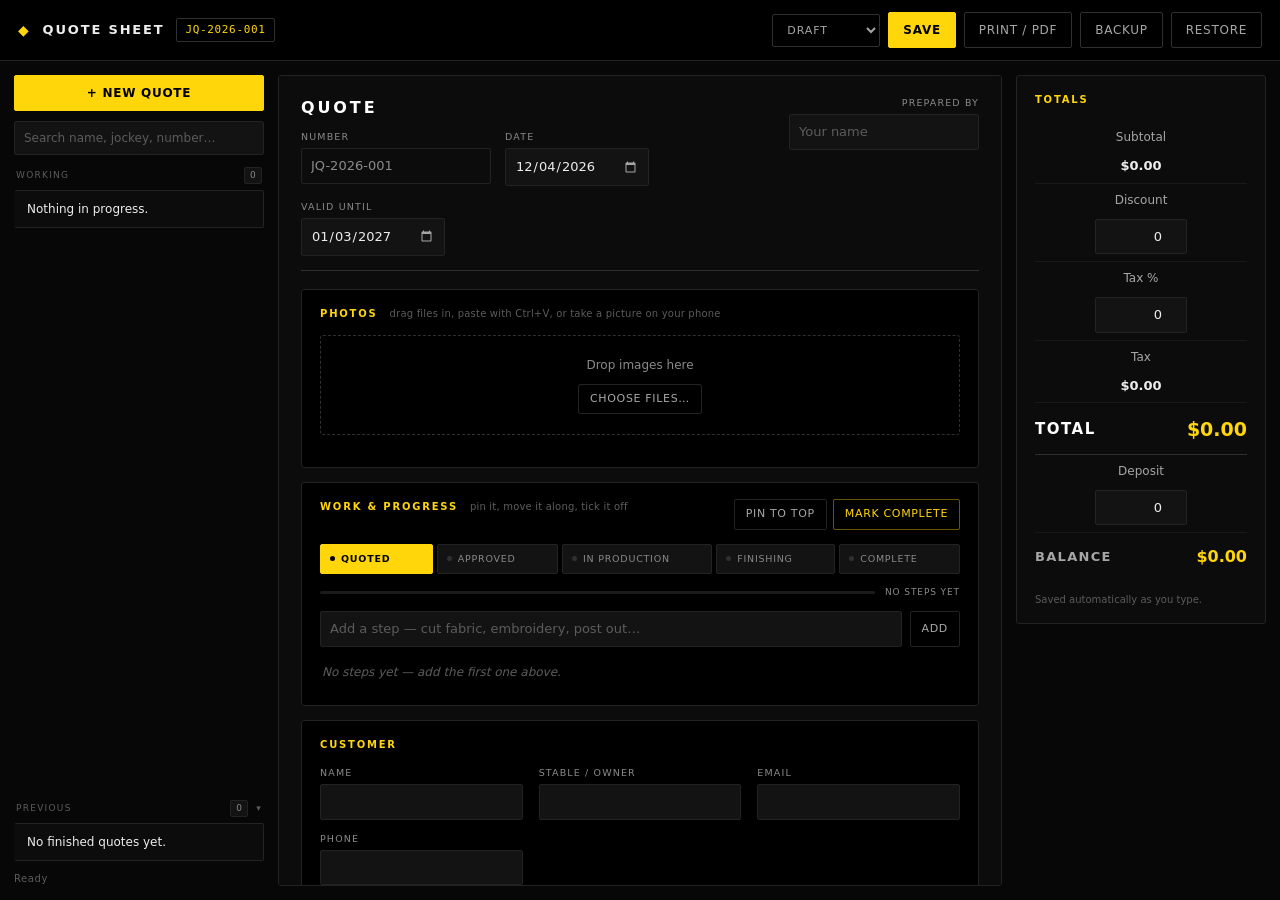
<file: quote-sheet/index.html>
<!doctype html>
<html lang="en">
<head>
<meta charset="utf-8">
<meta name="viewport" content="width=device-width, initial-scale=1">
<title>Jockey Quote Sheet</title>
<link rel="stylesheet" href="css/style.css">
</head>
<body>

<header class="topbar no-print">
  <div class="brand">
    <span class="logo">&#9670;</span>
    <strong>Quote Sheet</strong>
    <span id="quoteNo" class="qno">new</span>
  </div>
  <div class="actions">
    <select id="status" class="status-select" title="Status">
      <option value="draft">Draft</option>
      <option value="sent">Sent</option>
      <option value="accepted">Accepted</option>
      <option value="declined">Declined</option>
      <option value="invoiced">Invoiced</option>
      <option value="paid">Paid</option>
    </select>
    <button id="btnSave" class="btn primary">Save</button>
    <button id="btnPrint" class="btn">Print / PDF</button>
    <button id="btnExport" class="btn">Backup</button>
    <button id="btnImport" class="btn">Restore</button>
    <input type="file" id="importFile" accept="application/json,.json" hidden>
  </div>
</header>

<div class="app no-print">
  <aside class="sidebar">
    <button id="btnNew" class="btn primary block">+ New quote</button>
    <input id="search" class="search" type="search" placeholder="Search name, jockey, number&hellip;">

    <div class="side-group work-group">
      <div class="side-head">
        <span>Working</span>
        <span id="workCount" class="count">0</span>
      </div>
      <ul id="workList" class="qlist work"></ul>
    </div>

    <div class="side-group prev-group">
      <button id="prevToggle" class="side-head toggle" type="button" aria-expanded="true">
        <span>Previous</span>
        <span id="prevCount" class="count">0</span>
        <span class="caret">&#9662;</span>
      </button>
      <ul id="prevList" class="qlist prev"></ul>
    </div>

    <div class="side-foot"><span id="savedNote">Ready</span></div>
  </aside>

  <main class="sheet">
    <div class="doc-head">
      <div>
        <h1>Quote</h1>
        <div class="meta-row">
          <label>Number <input id="metaNumber" type="text" readonly></label>
          <label>Date <input id="metaDate" type="date"></label>
          <label>Valid until <input id="metaValid" type="date"></label>
        </div>
      </div>
      <div class="head-right">
        <label>Prepared by <input id="metaPreparedBy" type="text" placeholder="Your name"></label>
      </div>
    </div>

    <section class="card">
      <h2>Photos <span class="hint">drag files in, paste with Ctrl+V, or take a picture on your phone</span></h2>
      <div id="photoDrop" class="photo-drop">
        <p>Drop images here</p>
        <button id="btnAddPhoto" class="btn small">Choose files&hellip;</button>
        <input id="photoFile" type="file" accept="image/*" multiple hidden>
      </div>
      <div id="photoGrid" class="photo-grid"></div>
    </section>

    <section id="workCard" class="card work-card">
      <div class="work-head">
        <h2>Work &amp; progress <span class="hint">pin it, move it along, tick it off</span></h2>
        <div class="work-actions">
          <button id="btnPin" class="btn small" type="button">Pin to top</button>
          <button id="btnComplete" class="btn small" type="button">Mark complete</button>
        </div>
      </div>

      <div id="doneBanner" class="done-banner" hidden>
        <span id="doneText">Complete</span>
      </div>

      <div id="stageSteps" class="steps" role="group" aria-label="Stage"></div>

      <div class="prog">
        <div class="prog-bar"><i id="progFill"></i></div>
        <span id="progText" class="prog-text">No steps yet</span>
      </div>

      <div class="task-add">
        <input id="taskInput" type="text" placeholder="Add a step &mdash; cut fabric, embroidery, post out&hellip;">
        <button id="btnAddTask" class="btn small" type="button">Add</button>
      </div>
      <ul id="taskList" class="tasks"></ul>
    </section>

    <div id="sections"></div>

    <section class="card">
      <h2>Line items</h2>
      <table class="items">
        <thead>
          <tr>
            <th>Description</th>
            <th class="num">Qty</th>
            <th class="num">Unit</th>
            <th class="num">Amount</th>
            <th></th>
          </tr>
        </thead>
        <tbody id="itemRows"></tbody>
      </table>
      <button id="btnAddItem" class="btn small">+ Add line</button>
    </section>

    <section class="card">
      <h2>Notes</h2>
      <textarea id="notes" rows="4" placeholder="Anything the shop needs to know&hellip;"></textarea>
      <h3>Follow-up log</h3>
      <div class="log-add">
        <input id="logInput" type="text" placeholder="Called about the deposit&hellip;">
        <button id="btnAddLog" class="btn small">Add</button>
      </div>
      <ul id="logList" class="log"></ul>
    </section>
  </main>

  <aside class="totals">
    <h2>Totals</h2>
    <label class="trow">Subtotal <output id="tSub">$0.00</output></label>
    <label class="trow">Discount <input id="discount" type="number" step="0.01" value="0"></label>
    <label class="trow">Tax % <input id="taxRate" type="number" step="0.001" value="0"></label>
    <label class="trow">Tax <output id="tTax">$0.00</output></label>
    <div class="trow grand">Total <output id="tTotal">$0.00</output></div>
    <label class="trow">Deposit <input id="deposit" type="number" step="0.01" value="0"></label>
    <div class="trow balance">Balance <output id="tBalance">$0.00</output></div>
    <p class="fine">Saved automatically as you type.</p>
  </aside>
</div>

<div id="printSheet" class="print-only"></div>

<script src="js/schema.js"></script>
<script src="js/store.js"></script>
<script src="js/photos.js"></script>
<script src="js/ui.js"></script>
<script src="js/print.js"></script>
<script src="js/app.js"></script>
</body>
</html>
</file>
<file: quote-sheet/css/style.css>
/* ---------------------------------------------------------------
   Jockey Quote Sheet
   Minimal: black, shades of gray, one yellow.
   Yellow is the only colour and it is used sparingly — active state,
   focus, section labels, primary action, the money that matters.
   --------------------------------------------------------------- */

:root {
  --black: #000000;
  --s1: #070707;   /* page */
  --s2: #0c0c0c;   /* panels */
  --s3: #131313;   /* inputs */
  --s4: #1b1b1b;   /* hover */
  --line: #232323;
  --line2: #303030;
  --ink: #ededed;
  --ink2: #a6a6a6;
  --muted: #8a8a8a;
  --dim: #5c5c5c;
  --yellow: #ffd60a;
  --yellow-soft: rgba(255, 214, 10, 0.10);
  --radius: 3px;
}

* { box-sizing: border-box; }

html, body {
  margin: 0;
  height: 100%;
  background: var(--s1);
  color: var(--ink);
  font: 14px/1.5 "Segoe UI", system-ui, -apple-system, sans-serif;
  -webkit-font-smoothing: antialiased;
}

body { display: flex; flex-direction: column; }

::selection { background: var(--yellow); color: #000; }

/* ---------- top bar ---------- */

.topbar {
  display: flex;
  align-items: center;
  justify-content: space-between;
  gap: 16px;
  padding: 12px 18px;
  background: var(--black);
  border-bottom: 1px solid var(--line);
  flex: 0 0 auto;
}

.brand {
  display: flex; align-items: center; gap: 12px;
  font-size: 13px; letter-spacing: .14em; text-transform: uppercase;
  color: var(--ink);
}
.brand .logo { color: var(--yellow); font-size: 14px; line-height: 1; }
.brand .qno {
  font-family: Consolas, ui-monospace, monospace;
  font-size: 11px;
  letter-spacing: .06em;
  padding: 3px 8px;
  border: 1px solid var(--line2);
  border-radius: 2px;
  background: transparent;
  color: var(--yellow);
}

.actions { display: flex; align-items: center; gap: 8px; flex-wrap: wrap; }

.btn {
  font: inherit;
  font-size: 12px;
  letter-spacing: .06em;
  text-transform: uppercase;
  padding: 8px 14px;
  border: 1px solid var(--line2);
  background: transparent;
  color: var(--ink2);
  border-radius: 2px;
  cursor: pointer;
  white-space: nowrap;
  transition: color .12s, border-color .12s, background .12s;
}
.btn:hover { color: var(--ink); border-color: #464646; background: var(--s3); }
.btn:active { transform: translateY(1px); }
.btn.primary {
  background: var(--yellow);
  border-color: var(--yellow);
  color: #000;
  font-weight: 700;
}
.btn.primary:hover { background: #ffe14a; border-color: #ffe14a; color: #000; }
.btn.small {
  font-size: 11px;
  padding: 6px 11px;
  background: transparent;
  color: var(--ink2);
  border: 1px solid var(--line);
}
.btn.small:hover { background: var(--s4); color: var(--ink); border-color: var(--line2); }
.btn.block { display: block; width: 100%; }

.status-select {
  font: inherit;
  font-size: 11px;
  letter-spacing: .08em;
  text-transform: uppercase;
  padding: 8px 10px;
  border-radius: 2px;
  border: 1px solid var(--line2);
  background: transparent;
  color: var(--ink2);
  cursor: pointer;
}
.status-select:focus { outline: none; border-color: var(--yellow); color: var(--ink); }
.status-select option { color: var(--ink); background: var(--s2); }

/* ---------- layout ---------- */

.app {
  flex: 1 1 auto;
  min-height: 0;
  display: grid;
  grid-template-columns: 250px minmax(0, 1fr) 250px;
  gap: 14px;
  padding: 14px;
}

/* ---------- sidebar ---------- */

.sidebar { display: flex; flex-direction: column; gap: 10px; min-height: 0; }

.search {
  font: inherit;
  font-size: 12px;
  padding: 9px 11px;
  border: 1px solid var(--line);
  border-radius: 2px;
  background: var(--s3);
  color: var(--ink);
}
.search::placeholder { color: var(--dim); }
.search:focus { outline: none; border-color: var(--yellow); }

.qlist {
  list-style: none; margin: 0; padding: 0;
  overflow-y: auto; flex: 1 1 auto; min-height: 0;
  display: flex; flex-direction: column; gap: 1px;
}

.qlist li {
  background: var(--s2);
  border: 1px solid var(--line);
  border-left: 2px solid transparent;
  border-radius: 2px;
  padding: 9px 11px;
  cursor: pointer;
  font-size: 12px;
  transition: background .1s, border-color .1s;
}
.qlist li:hover { background: var(--s3); border-color: var(--line2); }
.qlist li.active {
  border-left-color: var(--yellow);
  background: var(--s3);
  border-color: var(--line2);
}
.qlist li .row1 {
  display: flex; align-items: center; gap: 8px;
  font-weight: 600; color: var(--ink); letter-spacing: .01em;
}
.qlist li.active .row1 { color: #fff; }
.qlist li .row1 .nmwrap {
  display: flex; justify-content: space-between; align-items: center; gap: 8px;
  flex: 1 1 auto; min-width: 0;
}
.qlist li .rowthumb {
  width: 28px; height: 28px; flex: 0 0 auto;
  object-fit: cover; border-radius: 2px;
  border: 1px solid var(--line2);
  cursor: pointer;
}
.qlist li .rowthumb:hover { border-color: var(--yellow); }
.qlist li .row2 {
  color: var(--muted); font-size: 11px;
  display: flex; justify-content: space-between; gap: 8px;
  margin-top: 2px;
}
.qlist li .empty { color: var(--dim); font-style: italic; }

.chip {
  font-size: 9px; text-transform: uppercase; letter-spacing: .1em;
  padding: 2px 6px; border-radius: 2px;
  background: var(--s4); color: var(--muted);
  border: 1px solid transparent;
  align-self: center; white-space: nowrap;
}
.chip.sent { color: #b9b9b9; }
.chip.accepted { background: var(--yellow); color: #000; font-weight: 700; }
.chip.declined { color: var(--dim); text-decoration: line-through; }
.chip.invoiced { color: #d0d0d0; border-color: var(--line2); background: transparent; }
.chip.paid { color: var(--yellow); border-color: rgba(255,214,10,.35); background: transparent; }

.side-foot { font-size: 10px; letter-spacing: .06em; color: var(--dim); min-height: 14px; }

/* ---------- sheet ---------- */

.sheet {
  background: var(--s2);
  border: 1px solid var(--line);
  border-radius: var(--radius);
  padding: 20px 22px 30px;
  overflow-y: auto;
  min-height: 0;
}

.doc-head {
  display: flex; justify-content: space-between; align-items: flex-start; gap: 20px;
  border-bottom: 1px solid var(--line2);
  padding-bottom: 14px; margin-bottom: 18px;
}
.doc-head h1 {
  margin: 0 0 10px;
  font-size: 16px;
  font-weight: 600;
  letter-spacing: .18em;
  text-transform: uppercase;
  color: #fff;
}
.head-right { text-align: right; }
.meta-row { display: flex; gap: 14px; flex-wrap: wrap; }

label {
  display: flex; flex-direction: column; gap: 4px;
  font-size: 9.5px; text-transform: uppercase; letter-spacing: .12em;
  color: var(--muted);
}

input, textarea, select, output {
  font: inherit; font-size: 13px; color: var(--ink);
  text-transform: none; letter-spacing: normal;
}

input[type=text], input[type=email], input[type=tel], input[type=date],
input[type=number], input[type=search], textarea, select {
  padding: 7px 9px;
  border: 1px solid var(--line);
  border-radius: 2px;
  background: var(--s3);
  min-width: 0;
  transition: border-color .12s, background .12s;
}
input::placeholder, textarea::placeholder { color: var(--dim); }
input:focus, textarea:focus, select:focus {
  outline: none;
  border-color: var(--yellow);
  background: #161616;
}
input[readonly] { background: transparent; color: var(--muted); border-color: var(--line); }
textarea { resize: vertical; }

/* date pickers in dark mode */
input[type=date]::-webkit-calendar-picker-indicator { filter: invert(.65); cursor: pointer; }
input[type=date]::-webkit-calendar-picker-indicator:hover { filter: invert(1); }

.card {
  background: var(--black);
  border: 1px solid var(--line);
  border-radius: var(--radius);
  padding: 16px 18px 18px;
  margin-bottom: 14px;
}
.card h2 {
  margin: 0 0 14px;
  font-size: 10px; text-transform: uppercase;
  letter-spacing: .18em; font-weight: 600;
  color: var(--yellow);
  display: flex; align-items: baseline; gap: 12px;
}
.card h2 .hint {
  font-size: 10px; text-transform: none; letter-spacing: .02em;
  color: var(--dim); font-weight: 400;
}
.card h3 {
  margin: 18px 0 8px;
  font-size: 9.5px; text-transform: uppercase; letter-spacing: .14em;
  color: var(--muted); font-weight: 600;
}

.grid { display: grid; grid-template-columns: repeat(auto-fit, minmax(180px, 1fr)); gap: 12px 16px; }
.grid .wide { grid-column: 1 / -1; }

.colorfield { display: flex; gap: 6px; align-items: center; }
.colorfield input[type=color] {
  width: 34px; height: 32px; padding: 0;
  border: 1px solid var(--line2);
  border-radius: 2px; background: var(--s3); cursor: pointer; flex: 0 0 auto;
}
.colorfield input[type=text] { flex: 1 1 auto; }

.check {
  flex-direction: row; align-items: center; gap: 8px;
  text-transform: none; letter-spacing: normal; font-size: 12px;
  color: var(--ink2); padding-top: 16px;
}
.check input { width: 15px; height: 15px; accent-color: var(--yellow); cursor: pointer; }

/* ---------- line items ---------- */

.items { width: 100%; border-collapse: collapse; font-size: 13px; }
.items th {
  text-align: left;
  font-size: 9px; text-transform: uppercase; letter-spacing: .12em;
  color: var(--dim); font-weight: 600;
  padding: 4px 6px; border-bottom: 1px solid var(--line2);
}
.items td { padding: 3px 6px; border-bottom: 1px solid #191919; vertical-align: middle; }
.items td.num, .items th.num { text-align: right; }
.items input {
  width: 100%;
  border: 1px solid transparent;
  background: transparent;
  padding: 6px;
  border-radius: 2px;
}
.items input:hover { border-color: var(--line); }
.items input:focus { border-color: var(--yellow); background: var(--s3); }
.items .amt {
  text-align: right;
  font-variant-numeric: tabular-nums;
  color: var(--ink);
  font-weight: 600;
}
.items .del {
  border: none; background: none; color: var(--dim); cursor: pointer;
  font-size: 15px; line-height: 1; padding: 2px 6px; border-radius: 2px;
}
.items .del:hover { color: #000; background: var(--yellow); }

/* ---------- photos ---------- */

.photo-drop {
  border: 1px dashed var(--line2);
  border-radius: var(--radius);
  padding: 20px;
  text-align: center;
  color: var(--muted);
  background: transparent;
}
.photo-drop p { margin: 0 0 10px; font-size: 12px; }
.photo-drop.over { border-color: var(--yellow); background: var(--yellow-soft); color: var(--yellow); }

.photo-grid {
  display: grid;
  grid-template-columns: repeat(auto-fill, minmax(150px, 1fr));
  gap: 10px; margin-top: 14px;
}
.photo {
  position: relative;
  border: 1px solid var(--line);
  border-radius: 2px;
  overflow: hidden;
  background: var(--s3);
}
.photo img {
  display: block; width: 100%; height: 120px;
  object-fit: cover; cursor: zoom-in;
  filter: saturate(.92);
}
.photo:hover img { filter: none; }
.photo .cap {
  border: none; border-top: 1px solid var(--line);
  border-radius: 0; font-size: 11px;
  padding: 6px 8px; width: 100%;
  background: transparent;
}
.photo .x {
  position: absolute; top: 5px; right: 5px;
  width: 22px; height: 22px; border-radius: 2px;
  border: 1px solid var(--line2);
  background: rgba(0,0,0,.72); color: var(--ink2);
  cursor: pointer; font-size: 12px; line-height: 1; padding: 0;
}
.photo .x:hover { background: var(--yellow); color: #000; border-color: var(--yellow); }

/* ---------- log ---------- */

.log-add { display: flex; gap: 8px; }
.log-add input { flex: 1 1 auto; }
.log { list-style: none; margin: 12px 0 0; padding: 0; font-size: 12px; }
.log li {
  padding: 6px 0 6px 12px;
  border-left: 1px solid var(--line2);
  color: var(--ink2);
}
.log li time {
  color: var(--dim);
  font-size: 10px;
  font-family: Consolas, ui-monospace, monospace;
  margin-right: 10px;
  font-variant-numeric: tabular-nums;
}

/* ---------- totals ---------- */

.totals {
  background: var(--s2);
  border: 1px solid var(--line);
  border-radius: var(--radius);
  padding: 16px 18px;
  align-self: start;
  position: sticky; top: 0;
}
.totals h2 {
  margin: 0 0 14px;
  font-size: 10px; text-transform: uppercase; letter-spacing: .18em;
  font-weight: 600; color: var(--yellow);
}
.trow {
  display: flex; justify-content: space-between; align-items: center; gap: 10px;
  font-size: 12px; text-transform: none; letter-spacing: normal; color: var(--ink2);
  padding: 7px 0; border-bottom: 1px solid #191919;
}
.trow output { font-variant-numeric: tabular-nums; font-weight: 600; color: var(--ink); }
.trow input { width: 92px; text-align: right; }
.trow.grand {
  font-size: 15px; font-weight: 700;
  color: #fff;
  border-bottom: 1px solid var(--line2);
  padding: 12px 0 10px;
  text-transform: uppercase; letter-spacing: .1em;
}
.trow.grand output { font-size: 19px; color: var(--yellow); font-weight: 700; }
.trow.balance {
  font-size: 13px; font-weight: 600;
  color: var(--ink2);
  border-bottom: none; padding-top: 12px;
  text-transform: uppercase; letter-spacing: .1em;
}
.trow.balance output { color: var(--yellow); font-size: 16px; }
.totals .fine { font-size: 10px; color: var(--dim); margin: 16px 0 0; line-height: 1.5; }

/* ---------- lightbox ---------- */

.lightbox {
  position: fixed; inset: 0;
  background: rgba(0, 0, 0, .95);
  display: flex; align-items: center; justify-content: center;
  z-index: 100; cursor: zoom-out;
}
.lightbox img {
  max-width: 94vw; max-height: 92vh;
  border: 1px solid var(--line2);
  border-radius: 2px;
}

/* ---------- print ---------- */

.print-only { display: none; }

@media print {
  @page { size: letter; margin: 14mm 14mm 16mm; }
  html, body { background: #fff; height: auto; display: block; color: #000; }
  .no-print { display: none !important; }
  .print-only { display: block; }

  .print-only {
    font-size: 10.5pt; color: #111;
    font-family: "Segoe UI", system-ui, sans-serif;
  }

  /* one black band, yellow type — the sheet's own signature */
  .p-head {
    display: flex; justify-content: space-between; align-items: flex-end;
    background: #000; color: #fff;
    padding: 9pt 11pt; margin-bottom: 14pt;
  }
  .p-head h1 {
    margin: 0; font-size: 18pt;
    letter-spacing: .1em; text-transform: uppercase;
    color: #ffd60a;
  }
  .p-head .p-meta { text-align: right; font-size: 9pt; line-height: 1.55; color: #d8d8d8; }
  .p-head .p-meta strong { color: #fff; }

  .p-cols { display: flex; gap: 18pt; margin-bottom: 12pt; }
  .p-col { flex: 1 1 0; }
  .p-col h2, .p-sec h2 {
    font-size: 8pt; text-transform: uppercase; letter-spacing: .12em;
    color: #000; font-weight: 700;
    margin: 0 0 4pt; padding-bottom: 2pt;
    border-bottom: .75pt solid #000;
  }
  .p-col p { margin: 0; font-size: 10pt; line-height: 1.45; }

  .p-sec { margin-bottom: 13pt; }
  .p-spec {
    display: grid; grid-template-columns: 1fr 1fr; gap: 2pt 16pt;
    font-size: 10pt;
  }
  .p-spec div {
    display: flex; justify-content: space-between; gap: 8pt;
    border-bottom: .4pt dotted #bbb; padding: 2.5pt 0;
  }
  .p-spec span:first-child { color: #666; }

  .p-items { width: 100%; border-collapse: collapse; font-size: 10pt; }
  .p-items th {
    text-align: left; font-size: 7.5pt;
    text-transform: uppercase; letter-spacing: .1em;
    color: #000; font-weight: 700;
    border-bottom: 1pt solid #000; padding: 3pt 4pt;
  }
  .p-items td { padding: 4pt; border-bottom: .4pt solid #ddd; }
  .p-items .num { text-align: right; font-variant-numeric: tabular-nums; }

  .p-totals { margin-left: auto; width: 58%; margin-top: 10pt; }
  .p-totals div {
    display: flex; justify-content: space-between;
    font-size: 10pt; padding: 3pt 0;
    border-bottom: .4pt dotted #bbb;
  }
  .p-totals .grand {
    font-weight: 700; font-size: 12pt;
    border-bottom: 1.5pt solid #000;
    background: #f2f2f2; padding: 5pt 6pt;
  }
  .p-totals .bal { font-weight: 700; border-bottom: none; }

  .p-notes { font-size: 10pt; white-space: pre-wrap; line-height: 1.5; }
  .p-log { font-size: 8.5pt; color: #333; padding-left: 12pt; margin: 0; }
  .p-log li { margin-bottom: 1.5pt; }

  .p-photos { page-break-before: always; }
  .p-photos h2 {
    font-size: 8pt; text-transform: uppercase; letter-spacing: .12em;
    color: #000; font-weight: 700;
    border-bottom: .75pt solid #000; padding-bottom: 2pt;
    margin: 0 0 8pt;
  }
  .p-photo-grid { display: grid; grid-template-columns: 1fr 1fr; gap: 10pt; }
  .p-photo { break-inside: avoid; margin: 0; }
  .p-photo img {
    width: 100%; max-height: 95mm; object-fit: contain;
    border: .5pt solid #ccc; border-radius: 2pt; background: #fafafa;
  }
  .p-photo figcaption { font-size: 8.5pt; color: #333; padding-top: 2pt; }

  .p-foot {
    position: fixed; bottom: 0; left: 0; right: 0;
    font-size: 7.5pt; color: #777;
    border-top: .4pt solid #ccc; padding-top: 3pt;
    display: flex; justify-content: space-between;
  }
}

/* ---------- responsive ---------- */

@media (max-width: 1100px) {
  .app { grid-template-columns: 210px minmax(0, 1fr); }
  .totals { grid-column: 1 / -1; position: static; }
}

@media (max-width: 780px) {
  .app { grid-template-columns: 1fr; padding: 10px; gap: 10px; }
  .sidebar { order: -1; }
  .qlist { max-height: 180px; }
  .doc-head { flex-direction: column; }
  .head-right { text-align: left; }
  .grid { grid-template-columns: 1fr 1fr; }
  .topbar { padding: 10px 12px; }
  .btn { padding: 7px 10px; font-size: 11px; }
  .sheet { padding: 16px 14px 22px; }
}

/* ---------- odds and ends ---------- */

.log .del {
  border: none; background: none; color: var(--dim);
  cursor: pointer; font-size: 13px; line-height: 1;
  padding: 0 4px; border-radius: 2px;
}
.log .del:hover { color: #000; background: var(--yellow); }

/* notes box gets room to breathe */
#notes { min-height: 96px; }

/* ---------- sidebar: working / previous ---------- */

.side-group { display: flex; flex-direction: column; min-height: 0; gap: 6px; }
.side-group.work-group { flex: 1 1 auto; min-height: 96px; }
.side-group.prev-group { flex: 0 1 auto; min-height: 0; }
.side-group.prev-group .qlist { max-height: 34vh; }
.side-group .qlist { flex: 1 1 auto; min-height: 0; }
.qlist.collapsed { display: none; }

.side-head {
  display: flex; align-items: center; gap: 8px;
  font-size: 9px; letter-spacing: .14em; text-transform: uppercase;
  color: var(--dim); padding: 2px 2px 0;
}
.side-head .count {
  margin-left: auto;
  font-size: 9px; letter-spacing: .04em; color: var(--muted);
  background: var(--s3); border: 1px solid var(--line);
  border-radius: 2px; padding: 0 5px; line-height: 15px;
}
.side-head.toggle {
  font: inherit; font-size: 9px; letter-spacing: .14em; text-transform: uppercase;
  color: var(--dim); background: none; border: none;
  padding: 2px 2px 0; cursor: pointer; width: 100%; text-align: left;
}
.side-head.toggle:hover { color: var(--ink2); }
.side-head .caret { font-size: 9px; color: var(--dim); transition: transform .15s; }
.side-head.collapsed .caret { transform: rotate(-90deg); }

/* ---------- quote rows ---------- */

.qlist li .row1 .nm { overflow: hidden; text-overflow: ellipsis; white-space: nowrap; }
.qlist li .row3 {
  display: flex; align-items: center; gap: 6px; margin-top: 5px;
}
.qlist li .row3 .tool.pin { margin-left: auto; }

.tool {
  font: inherit; font-size: 10px; line-height: 1;
  width: 18px; height: 18px; flex: 0 0 auto;
  display: inline-flex; align-items: center; justify-content: center;
  border: 1px solid var(--line); background: transparent; color: var(--dim);
  border-radius: 2px; cursor: pointer; padding: 0;
}
.tool:hover { color: #000; background: var(--yellow); border-color: var(--yellow); }
.tool.on { color: #000; background: var(--yellow); border-color: var(--yellow); }
.qrow.pinned .tool.pin {
  color: var(--yellow); border-color: rgba(255, 214, 10, .40); background: transparent;
}
.qrow.pinned .tool.pin:hover { color: #000; background: var(--yellow); border-color: var(--yellow); }
.qrow.done .row1 .nm { color: var(--muted); }
.qrow.done .row2 { color: var(--dim); }

.stage {
  flex: 0 1 auto; font-size: 9px; letter-spacing: .1em; text-transform: uppercase;
  color: var(--muted); white-space: nowrap; overflow: hidden; text-overflow: ellipsis;
}
.mini-bar {
  flex: 1 1 auto; min-width: 16px; height: 2px;
  background: #1b1b1b; border-radius: 2px; overflow: hidden;
}
.mini-bar i { display: block; height: 100%; background: #6b6b6b; }
.frac { font-size: 9px; color: var(--muted); font-variant-numeric: tabular-nums; flex: 0 0 auto; }

/* ---------- work & progress card ---------- */

.work-head {
  display: flex; align-items: flex-start; justify-content: space-between;
  gap: 12px; flex-wrap: wrap;
}
.work-actions { display: flex; gap: 6px; flex-wrap: wrap; }
.btn.small.on {
  color: #000; background: var(--yellow); border-color: var(--yellow); font-weight: 700;
}
.btn.small.go { color: var(--yellow); border-color: rgba(255, 214, 10, .40); }
.btn.small.go:hover { background: var(--yellow); color: #000; border-color: var(--yellow); }

.done-banner {
  display: flex; align-items: center; gap: 8px;
  margin-top: 12px; padding: 8px 11px;
  border: 1px solid rgba(255, 214, 10, .35);
  background: var(--yellow-soft); color: var(--yellow);
  border-radius: 2px;
  font-size: 10px; letter-spacing: .12em; text-transform: uppercase;
}
.done-banner[hidden] { display: none; }

.steps { display: flex; gap: 4px; flex-wrap: wrap; margin: 14px 0 12px; }
.step {
  flex: 1 1 auto; display: flex; align-items: center; gap: 6px;
  font: inherit; font-size: 9.5px; letter-spacing: .08em; text-transform: uppercase;
  padding: 7px 9px; border: 1px solid var(--line); border-radius: 2px;
  background: var(--s3); color: var(--muted);
  cursor: pointer; white-space: nowrap;
  transition: color .12s, background .12s, border-color .12s;
}
.step:hover { color: var(--ink); border-color: var(--line2); background: var(--s4); }
.step .sdot {
  width: 5px; height: 5px; border-radius: 50%;
  background: var(--line2); flex: 0 0 auto;
}
.step.past { color: var(--ink2); }
.step.past .sdot { background: #6b6b6b; }
.step.on {
  color: #000; background: var(--yellow); border-color: var(--yellow); font-weight: 700;
}
.step.on .sdot { background: #000; }

.prog { display: flex; align-items: center; gap: 10px; margin-bottom: 12px; }
.prog-bar {
  flex: 1 1 auto; height: 3px; background: #1b1b1b;
  border-radius: 2px; overflow: hidden;
}
.prog-bar i {
  display: block; height: 100%; width: 0;
  background: #6b6b6b; transition: width .2s;
}
.prog-bar.full i { background: var(--yellow); }
.prog-text {
  font-size: 9px; letter-spacing: .1em; text-transform: uppercase;
  color: var(--muted); white-space: nowrap;
}
.prog-text.ready { color: var(--yellow); }

.task-add { display: flex; gap: 8px; }
.task-add input { flex: 1 1 auto; }

.tasks { list-style: none; margin: 10px 0 0; padding: 0; display: flex; flex-direction: column; gap: 1px; }
.tasks .empty { color: var(--dim); font-size: 12px; font-style: italic; padding: 6px 2px; }
.task {
  display: flex; align-items: center; gap: 9px;
  padding: 7px 9px; font-size: 12px;
  background: var(--s3); border: 1px solid var(--line); border-radius: 2px;
}
.task input { width: 14px; height: 14px; accent-color: var(--yellow); cursor: pointer; flex: 0 0 auto; }
.task .ttext { flex: 1 1 auto; color: var(--ink); }
.task.done .ttext { color: var(--dim); text-decoration: line-through; }
.task .del {
  border: none; background: none; color: var(--dim);
  cursor: pointer; font-size: 13px; line-height: 1; padding: 0 4px; border-radius: 2px;
}
.task .del:hover { color: #000; background: var(--yellow); }

@media (max-width: 780px) {
  .step { flex: 1 1 40%; }
  .side-group.prev-group .qlist { max-height: 30vh; }
}
</file>
